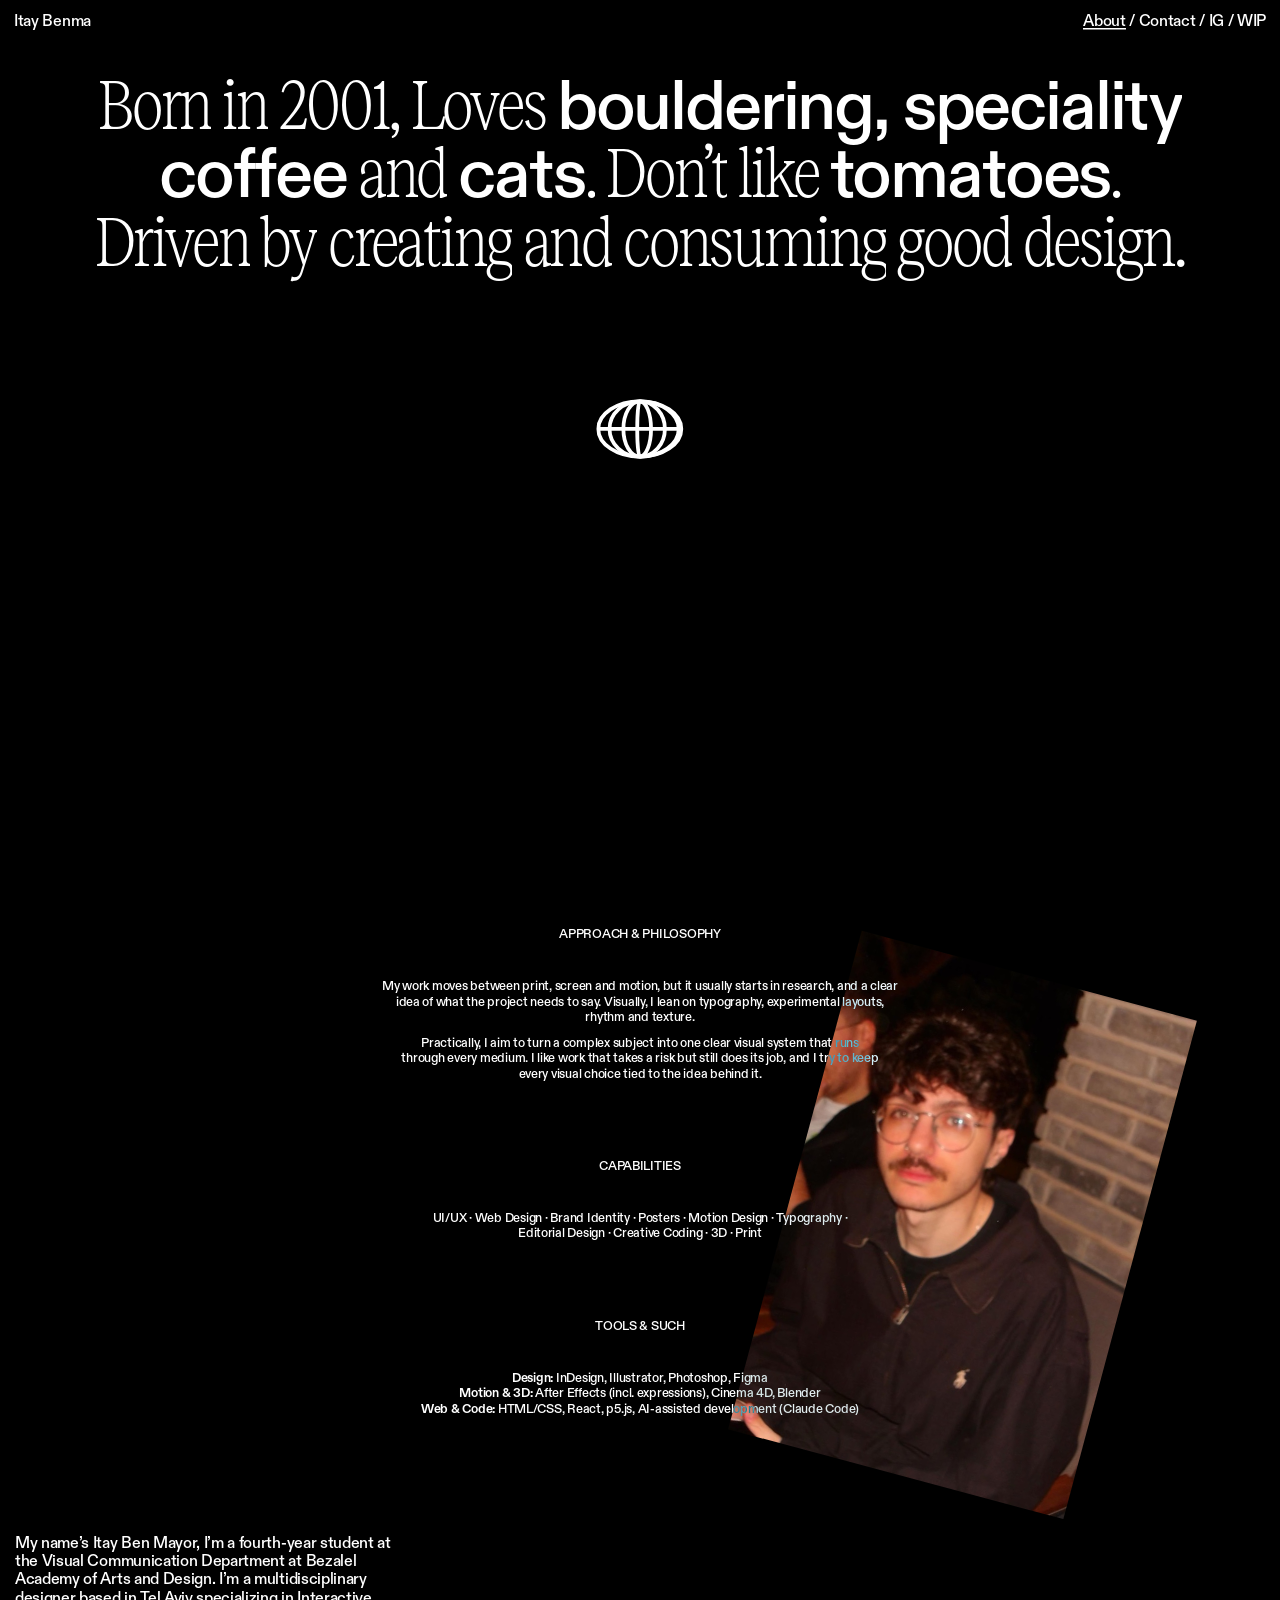
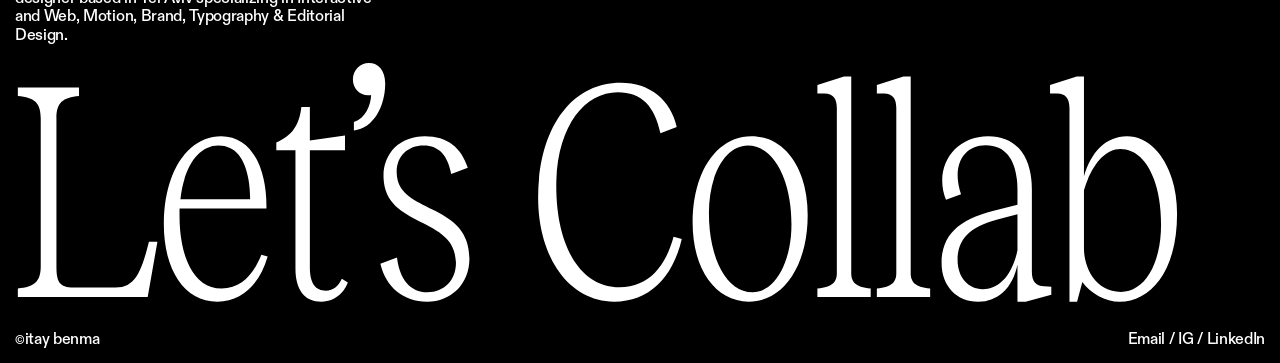
<file: about.html>
<!DOCTYPE html>
<html lang="en">
<head>
  <meta charset="UTF-8">
  <meta name="viewport" content="width=device-width, initial-scale=1">
  <title>Itay Benma — About</title>
  <link rel="icon" href="favicon.svg?v=7" type="image/svg+xml">
  <link rel="stylesheet" href="styles.css?v=193">
  <!-- The fonts load right away, so a new page shows up already in its own type -->
  <link rel="preload" href="fonts/ABCDiatype-Medium-Trial.woff" as="font" type="font/woff" crossorigin>
  <link rel="preload" href="fonts/RecklessCondensedS-TRIAL-Light.woff" as="font" type="font/woff" crossorigin>
  <!-- Chrome: prepares a page in the background as soon as its link is pointed at or touched, so it opens instantly -->
  <script type="speculationrules">{ "prerender": [{ "where": { "href_matches": "/*" }, "eagerness": "moderate" }] }</script>
  <!-- The opening, like the home page's (about.js, styles.css "Intro"): the text rises in word by word,
       then the rest writes itself in, and "And most importantly I am..." gives way to the strip.
       All of it plays the first time this page is reached in a visit to the site, also from a link on the site;
       coming back to it in the same visit (the tab remembers it until it's closed), the page is already
       as it ends, like the home page (.is-returning). A new visit, or a reload of any page, plays it again.
       A page Chrome prepares in the background (when its link is pointed at) decides once it's shown. -->
  <script>
    function aboutIntro() {
      if (matchMedia("(prefers-reduced-motion: reduce)").matches) return;
      try {
        // A reload starts a new visit, like on the home page (script.js forgets it on the other pages' reloads)
        const isReload = performance.getEntriesByType("navigation")[0]?.type === "reload";
        if (sessionStorage.getItem("about-seen") && !isReload) return document.documentElement.classList.add("is-returning");
        sessionStorage.setItem("about-seen", "1");
      } catch (error) {} // storage blocked: just play it
      document.documentElement.classList.add("intro");
    }
    if (document.prerendering) document.addEventListener("prerenderingchange", aboutIntro, { once: true });
    else aboutIntro();
  </script>
  <!-- "?v=": raise the number after changing a script or styles.css, so browsers drop their old saved copy -->
  <script src="script.js?v=82" defer></script>
  <script src="about.js?v=33" defer></script>
</head>
<body>
  <header class="top-bar">
    <a class="top-bar__name roll" href="index.html" aria-label="Itay Benma, home"><span class="roll__from">Itay Benma</span><span class="roll__to link-line" aria-hidden="true">Home</span></a>
    <nav class="top-bar__links">
      <a class="link-line is-current" href="about.html" aria-current="page">About</a> /
      <!-- Kept together: on phones they share one line in the stacked menu -->
      <span class="top-bar__pair"><a class="link-line" href="#contact">Contact</a> / <a class="link-line" href="https://www.instagram.com/itay_benma/" target="_blank" rel="noopener"><span class="top-bar__ig">IG</span><span class="top-bar__instagram">Instagram</span></a></span><span class="top-bar__wip"> / <a class="link-line" href="wip.html">WIP</a></span><!-- computers only -->
    </nav>
  </header>

  <main>
    <!-- Placed like the Figma frame "about" (1440px wide) -->
    <section class="about-story">
      <p class="about-story__text">Born in 2001, Loves <b>bouldering, speciality coffee</b> and <b>cats</b><span class="about-story__dot">.</span> Don’t like <b>tomatoes</b><span class="about-story__dot">.</span> Driven by creating and consuming good design.</p>
      <!-- Phones: the text as set in the Figma phone frame ("About paragraph (phone)" in 666:249), one line per row,
           like the home page's phone headline: the full lines run edge to edge, the short ones are centered.
           The text above stays for screen readers; about.js gives each word (.w) its window in the opening -->
      <div class="about-story__phone" aria-hidden="true">
        <span class="about-story__line"><span class="w">Born</span><span class="w">in</span><span class="w">2001,</span><span class="w">Loves</span></span>
        <span class="about-story__line is-center"><b class="w">bouldering,</b></span>
        <span class="about-story__line"><b class="w">speciality</b><b class="w">coffee</b></span>
        <span class="about-story__line"><span class="w">and</span><span class="w"><b>cats</b><span class="about-story__dot">.</span></span><span class="w">Don’t</span><span class="w">like</span></span>
        <span class="about-story__line is-center"><span class="w"><b>tomatoes</b><span class="about-story__dot">.</span></span></span>
        <span class="about-story__line"><span class="w">Driven</span><span class="w">by</span><span class="w">creating</span></span>
        <span class="about-story__line"><span class="w">and</span><span class="w">consuming</span><span class="w">good</span></span>
        <span class="about-story__line is-center"><span class="w">design.</span></span>
      </div>

      <!-- The globe turns like the reference: its meridians slide sideways at one speed (script.js) -->
      <svg class="about-story__globe" viewBox="-3 -3 115.5 79" aria-hidden="true" fill="none" stroke="white" stroke-width="5">
        <ellipse cx="54.75" cy="36.5" rx="54.75" ry="36.5"/>
        <line x1="0" y1="36.5" x2="109.5" y2="36.5"/>
        <g class="about-story__meridians globe__meridians">
          <path/><path/><path/><path/><path/><path/>
        </g>
      </svg>

      <!-- Rises word by word once it scrolls into view (about.js) -->
      <h2 class="about-story__rise">And most importantly I am...</h2>

      <!-- A strip running across the screen; two identical halves, so moving by half loops with no jump -->
      <div class="about-story__strip" aria-label="Open to work">
        <p class="about-story__track" aria-hidden="true"><span><i>Open to work</i>  — <b>Open to work</b> — </span><span><i>Open to work</i>  — <b>Open to work</b> — </span><span><i>Open to work</i>  — <b>Open to work</b> — </span><span><i>Open to work</i>  — <b>Open to work</b> — </span></p>
      </div>

      <!-- Tilted, under the text beside it (Figma 683:627) -->
      <img class="about-story__photo" src="IMG/about/itay.jpg" alt="Itay Ben Mayor" loading="lazy" decoding="async">

      <!-- Under the strip: approach, capabilities and tools (Figma "about" 534:2) -->
      <div class="about-story__more">
        <h2 class="about-story__label">APPROACH &amp; PHILOSOPHY</h2>
        <p class="about-story__para about-story__para--1">My work moves between print, screen and motion, but it usually starts in research, and a clear idea of what the project needs to say. Visually, I lean on typography, experimental layouts, rhythm and texture.</p>
        <p class="about-story__para about-story__para--2">Practically, I aim to turn a complex subject into one clear visual system that runs through every medium. I like work that takes a risk but still does its job, and I try to keep every visual choice tied to the idea behind it.</p>
        <h2 class="about-story__label">CAPABILITIES</h2>
        <p class="about-story__para about-story__para--3">UI/UX · Web Design · Brand Identity · Posters · Motion Design · Typography · Editorial Design · Creative Coding · 3D · Print</p>
        <h2 class="about-story__label">TOOLS &amp; SUCH</h2>
        <p class="about-story__para about-story__para--3"><strong>Design:</strong> InDesign, Illustrator, Photoshop, Figma<br><strong>Motion &amp; 3D:</strong> After Effects (incl. expressions), Cinema 4D, Blender<br><strong>Web &amp; Code:</strong> HTML/CSS, React, p5.js, AI-assisted development (Claude Code)</p>
      </div>

    </section>
  </main>

  <footer class="footer" id="contact">
    <p class="footer__bio">My name’s Itay Ben Mayor, I’m a fourth-year student at the Visual Communication Department at Bezalel Academy of Arts and Design. I’m a multidisciplinary designer based in Tel Aviv specializing in Interactive and Web, Motion, Brand, Typography &amp; Editorial Design.</p>

    <!-- Hovering a link under it rolls "Let's Collab" into that link's word, like the name into "Works" (script.js) -->
    <p class="footer__collab" aria-label="Let’s Collab"><span class="footer__word" aria-hidden="true">Let’s Collab</span></p>

    <!-- Bottom row: copyright, contact links -->
    <div class="footer__bottom">
      <p><a class="link-line" href="index.html" data-collab="Home"><span class="footer__copyright">©</span>itay benma</a></p>
      <nav class="footer__links">
        <a class="link-line" href="mailto:itaybnmr@gmail.com" data-collab="Email">Email</a> /
        <a class="link-line" href="https://www.instagram.com/itay_benma/" target="_blank" rel="noopener" data-collab="Instagram">IG</a> /
        <a class="link-line" href="https://www.linkedin.com/in/itay-ben-mayor-765231284/" target="_blank" rel="noopener" data-collab="LinkedIn">LinkedIn</a>
      </nav>
    </div>
  </footer>
</body>
</html>
</file>
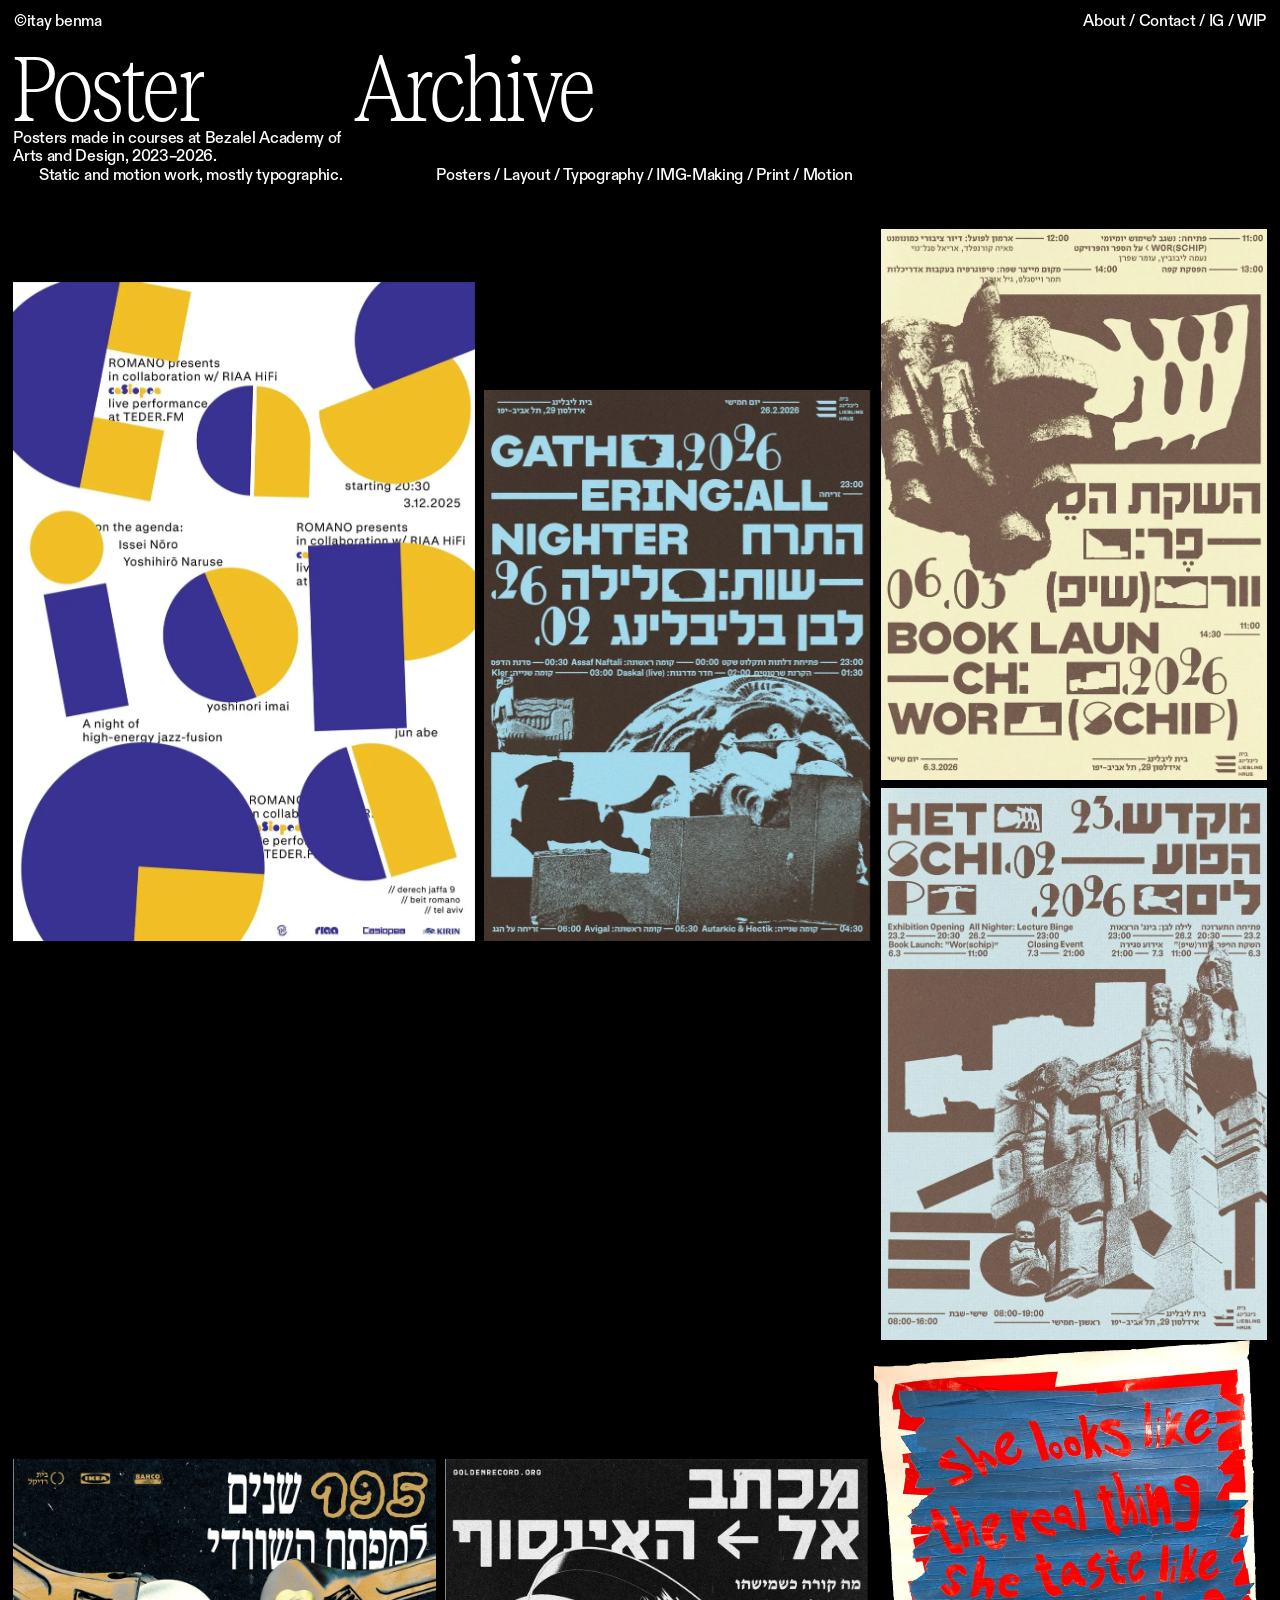
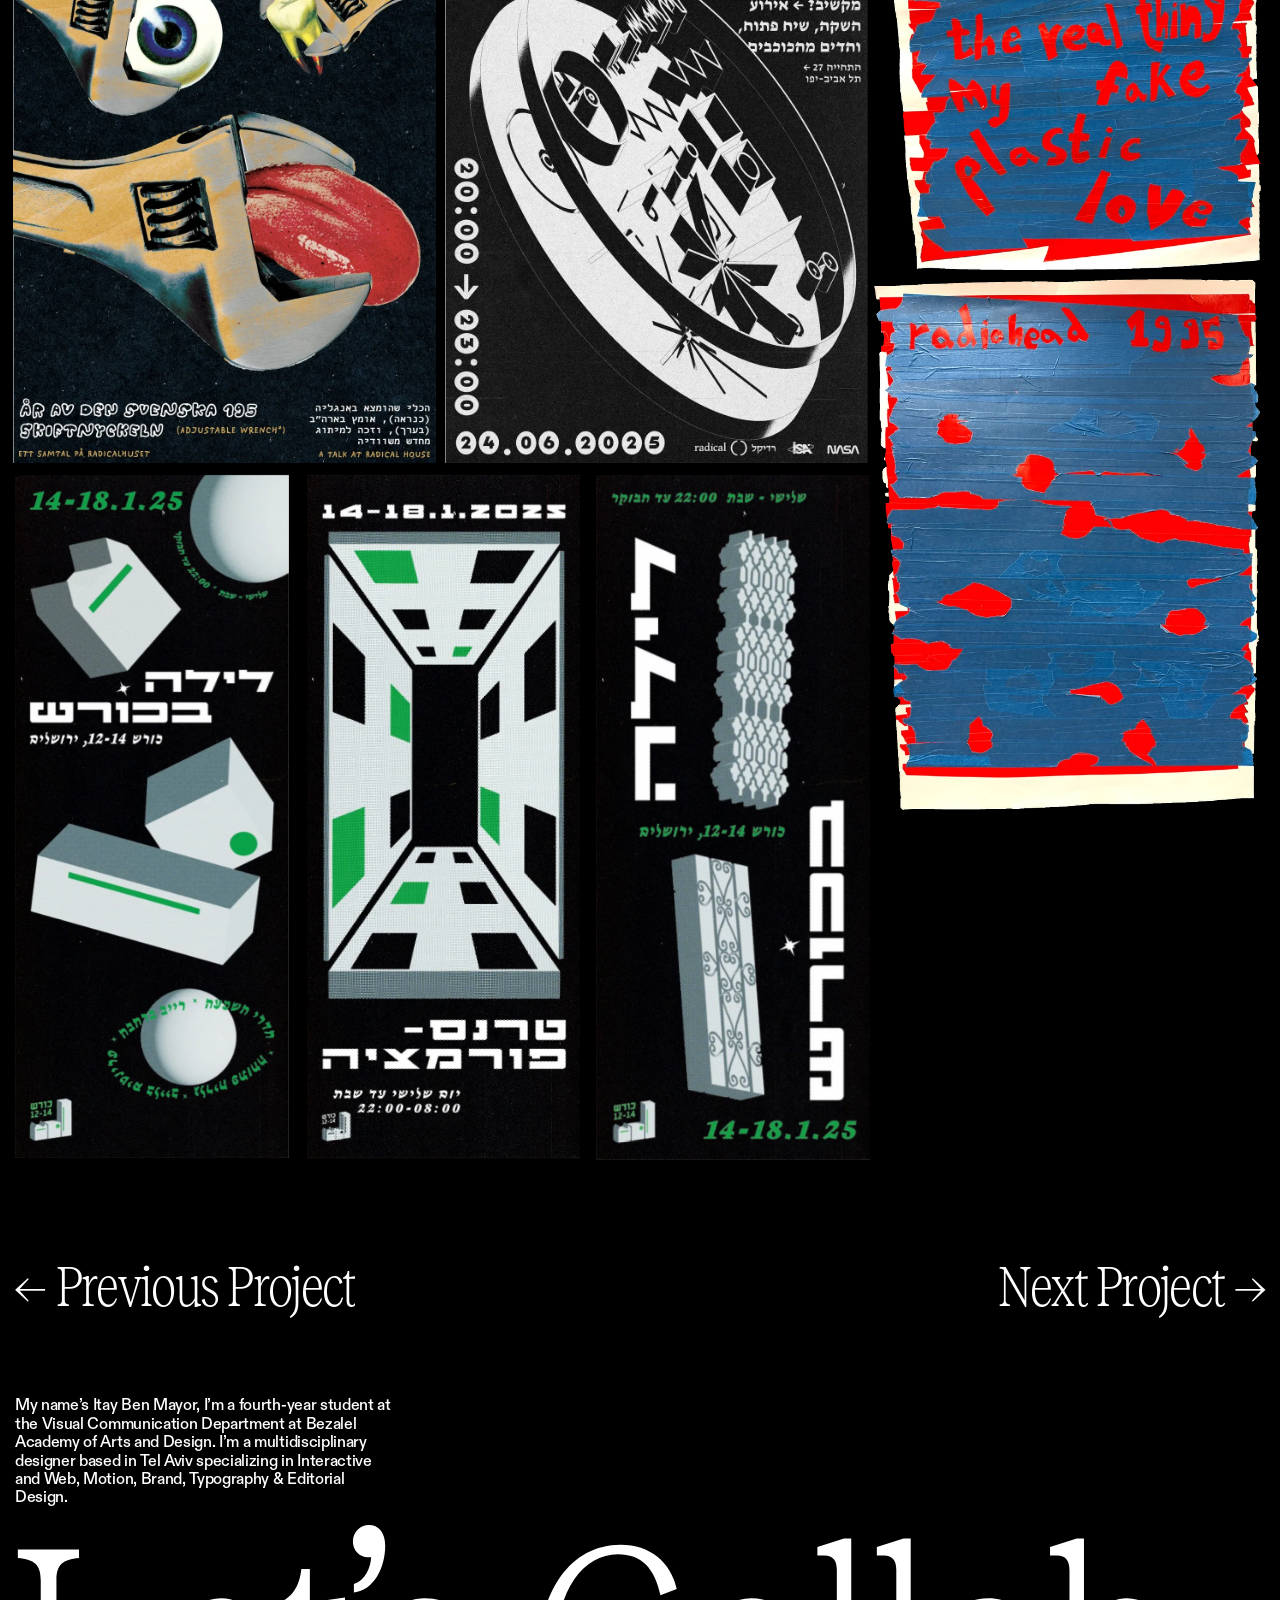
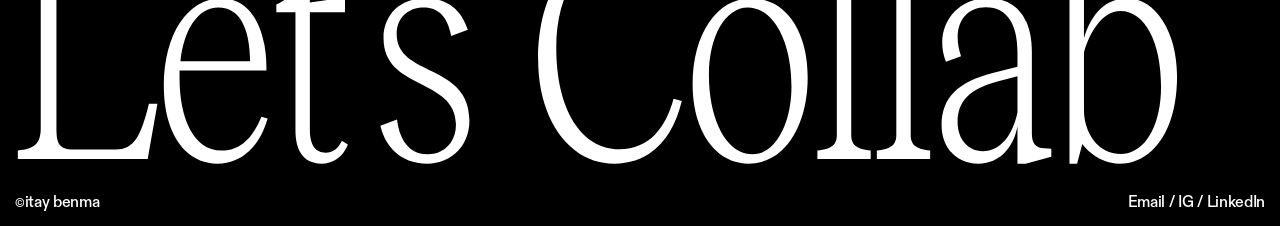
<file: posters.html>
<!DOCTYPE html>
<html lang="en">
<head>
  <meta charset="UTF-8">
  <meta name="viewport" content="width=device-width, initial-scale=1">
  <title>Itay Benma — Poster Archive</title>
  <link rel="icon" href="favicon.svg?v=7" type="image/svg+xml">
  <link rel="stylesheet" href="styles.css?v=193">
  <!-- The fonts load right away, so a new page shows up already in its own type -->
  <link rel="preload" href="fonts/ABCDiatype-Medium-Trial.woff" as="font" type="font/woff" crossorigin>
  <link rel="preload" href="fonts/RecklessCondensedS-TRIAL-Light.woff" as="font" type="font/woff" crossorigin>
  <!-- Chrome: prepares a page in the background as soon as its link is pointed at or touched, so it opens instantly -->
  <script type="speculationrules">{ "prerender": [{ "where": { "href_matches": "/*" }, "eagerness": "moderate" }] }</script>
  <!-- Every time this page opens (from the works, from Previous / Next, or Back), its top strip (title, description,
       course, tags) rises in word by word like the home page’s opening (reach.js, styles.css "Title intro").
       reach.js starts it over at the moment the page is shown, however it got there -->
  <script>
    if (!matchMedia("(prefers-reduced-motion: reduce)").matches) document.documentElement.classList.add("title-intro");
  </script>
  <!-- "?v=": raise the number after changing a script or styles.css, so browsers drop their old saved copy -->
  <script src="script.js?v=82" defer></script>
  <script src="reach.js?v=30" defer></script>
</head>
<body class="project-page">
  <!-- Top bar: here only the links show, like in Figma (the project's title takes the top left) -->
  <header class="top-bar">
    <a class="top-bar__name roll" href="index.html" aria-label="Itay Benma, home"><span class="roll__from">©itay benma</span><span class="roll__to link-line" aria-hidden="true">Home</span></a>
    <nav class="top-bar__links">
      <a class="link-line" href="about.html">About</a> /
      <!-- Kept together: on phones they share one line in the stacked menu -->
      <span class="top-bar__pair"><a class="link-line" href="#contact">Contact</a> / <a class="link-line" href="https://www.instagram.com/itay_benma/" target="_blank" rel="noopener"><span class="top-bar__ig">IG</span><span class="top-bar__instagram">Instagram</span></a></span><span class="top-bar__wip"> / <a class="link-line" href="wip.html">WIP</a></span><!-- computers only -->
    </nav>
  </header>

  <!-- Positions follow the 1440px-wide Figma frame ("עמוד פריט פוסטרים", 525:236).
       It's built on the Reach page: the same title, sticky texts and sliding subtitle (reach.js);
       what sits elsewhere is set under .project--posters (no texts below the top, no subtitle). data-phone: the line as the phone frame spaces it -->
  <main class="project project--posters">
    <h1 class="project__title project__big" data-phone="Poster     Archive"><span>Poster</span>          <span>Archive</span></h1>

    <div class="project__track project__track--about">
      <p class="project__about">Posters made in courses at Bezalel Academy of Arts and Design, 2023–2026.
       Static and motion work, mostly typographic.</p>
    </div>
    <p class="project__tags">Posters / Layout / Typography / IMG-Making / Print / Motion</p>

    <!-- The posters, as laid out in Figma: still ones as images, moving ones as videos -->
    <img class="project__media project__media--casiopea" src="IMG/Posters/web/page/casiopea.webp" width="989" height="1412" alt="Casiopea poster">
    <img class="project__media project__media--all-nighter" src="IMG/Posters/web/page/amsterdam-all-nighter.webp" width="780" height="1114" alt="Gathering: All Nighter poster" loading="lazy">
    <img class="project__media project__media--book-launch" src="IMG/Posters/web/page/amsterdam-book-launch.webp" width="781" height="1116" alt="Book Launch: Worschip poster" loading="lazy">
    <img class="project__media project__media--exhibition" src="IMG/Posters/web/page/amsterdam-exhibition.webp" width="781" height="1116" alt="Het Schip exhibition poster" loading="lazy">
    <video class="project__media project__media--medusa" src="IMG/Posters/web/page/medusa.mp4" width="1080" height="1920" muted loop playsinline preload="none" data-play aria-hidden="true"></video>
    <video class="project__media project__media--malaria" width="1080" height="1920" muted loop playsinline preload="none" data-play aria-hidden="true"><source src="IMG/Posters/web/page/malaria-phone.mp4" media="(max-width: 700px)"><source src="IMG/Posters/web/page/malaria.mp4"></video>
    <img class="project__media project__media--photo-1" src="IMG/Posters/web/page/photo-9834.webp" width="692" height="922" alt="A poster, photographed" loading="lazy">
    <img class="project__media project__media--photo-2" src="IMG/Posters/web/page/photo-9833.webp" width="692" height="922" alt="A poster, photographed" loading="lazy">
    <video class="project__media project__media--bat" width="1080" height="1920" muted loop playsinline preload="none" data-play aria-hidden="true"><source src="IMG/Posters/web/page/bat-phone.mp4" media="(max-width: 700px)"><source src="IMG/Posters/web/page/bat.mp4"></video>
    <img class="project__media project__media--wrench" src="IMG/Posters/web/page/swedish-wrench.webp" width="988" height="1412" alt="Swedish Wrench poster" loading="lazy">
    <!-- Swedish Wrench's stamps (its submission), in the space under Mosquito, with perforated edges -->
    <img class="project__media project__media--stamp project__media--stamp-eye" src="IMG/Posters/web/page/stamps/eye.webp" width="340" height="457" alt="Swedish Wrench stamp: the eye" loading="lazy">
    <img class="project__media project__media--stamp project__media--stamp-tooth" src="IMG/Posters/web/page/stamps/tooth.webp" width="340" height="457" alt="Swedish Wrench stamp: the tooth" loading="lazy">
    <img class="project__media project__media--stamp project__media--stamp-tongue" src="IMG/Posters/web/page/stamps/tongue.webp" width="340" height="457" alt="Swedish Wrench stamp: the tongue" loading="lazy">
    <img class="project__media project__media--infinity" src="IMG/Posters/web/page/letter-to-infinity.webp" width="988" height="1412" alt="Letter to Infinity poster" loading="lazy">
    <video class="project__media project__media--strangest" width="1080" height="1920" muted loop playsinline preload="none" data-play aria-hidden="true"><source src="IMG/Posters/web/page/strangest-day-phone.mp4" media="(max-width: 700px)"><source src="IMG/Posters/web/page/strangest-day.mp4"></video>
    <img class="project__media project__media--night" src="IMG/Posters/web/page/night-in-the-course.webp" width="626" height="1564" alt="A Night in the Course poster" loading="lazy">
    <img class="project__media project__media--transformation" src="IMG/Posters/web/page/transformation.webp" width="626" height="1566" alt="Transformation poster" loading="lazy">
    <img class="project__media project__media--event" src="IMG/Posters/web/page/event-2.webp" width="626" height="1566" alt="A Night in the Course poster, second version" loading="lazy">

    <!-- On hover it rolls into the next project's name, like the name into "Works". After the last project, back to the first -->
    <a class="project__prev roll" href="haven.html" aria-label="Previous project: HAVEN"><span class="roll__from project__prev-long">← Previous Project</span><span class="roll__from project__prev-short">← Prev Project</span><span class="roll__to" aria-hidden="true">HAVEN</span></a>
    <a class="project__next roll" href="reach.html" aria-label="Next project: Reach"><span class="roll__from">Next Project →</span><span class="roll__to" aria-hidden="true">Reach</span></a>
  </main>


  <footer class="footer" id="contact">
    <p class="footer__bio">My name’s Itay Ben Mayor, I’m a fourth-year student at the Visual Communication Department at Bezalel Academy of Arts and Design. I’m a multidisciplinary designer based in Tel Aviv specializing in Interactive and Web, Motion, Brand, Typography &amp; Editorial Design.</p>

    <!-- Hovering a link under it rolls "Let's Collab" into that link's word, like the name into "Works" (script.js) -->
    <p class="footer__collab" aria-label="Let’s Collab"><span class="footer__word" aria-hidden="true">Let’s Collab</span></p>

    <!-- Bottom row: copyright, contact links -->
    <div class="footer__bottom">
      <p><a class="link-line" href="index.html" data-collab="Home"><span class="footer__copyright">©</span>itay benma</a></p>
      <nav class="footer__links">
        <a class="link-line" href="mailto:itaybnmr@gmail.com" data-collab="Email">Email</a> /
        <a class="link-line" href="https://www.instagram.com/itay_benma/" target="_blank" rel="noopener" data-collab="Instagram">IG</a> /
        <a class="link-line" href="https://www.linkedin.com/in/itay-ben-mayor-765231284/" target="_blank" rel="noopener" data-collab="LinkedIn">LinkedIn</a>
      </nav>
    </div>
  </footer>
</body>
</html>
</file>
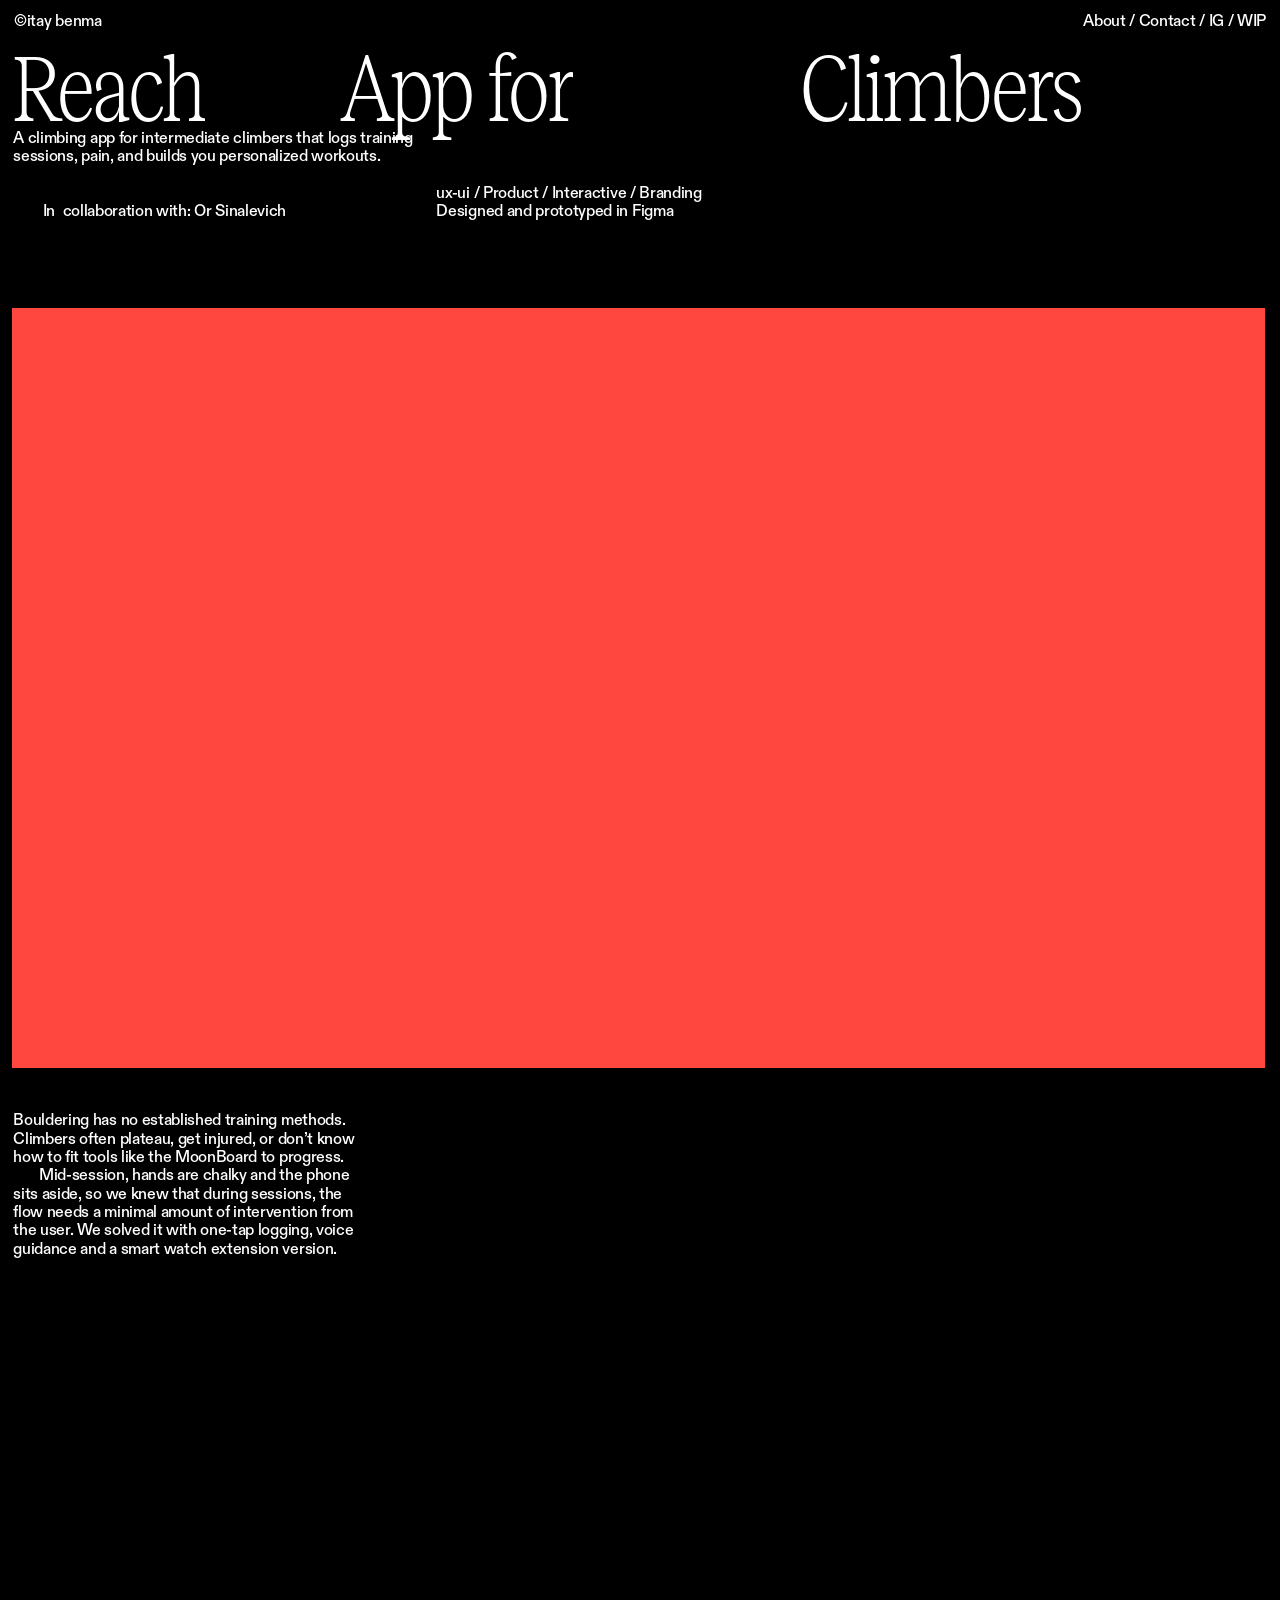
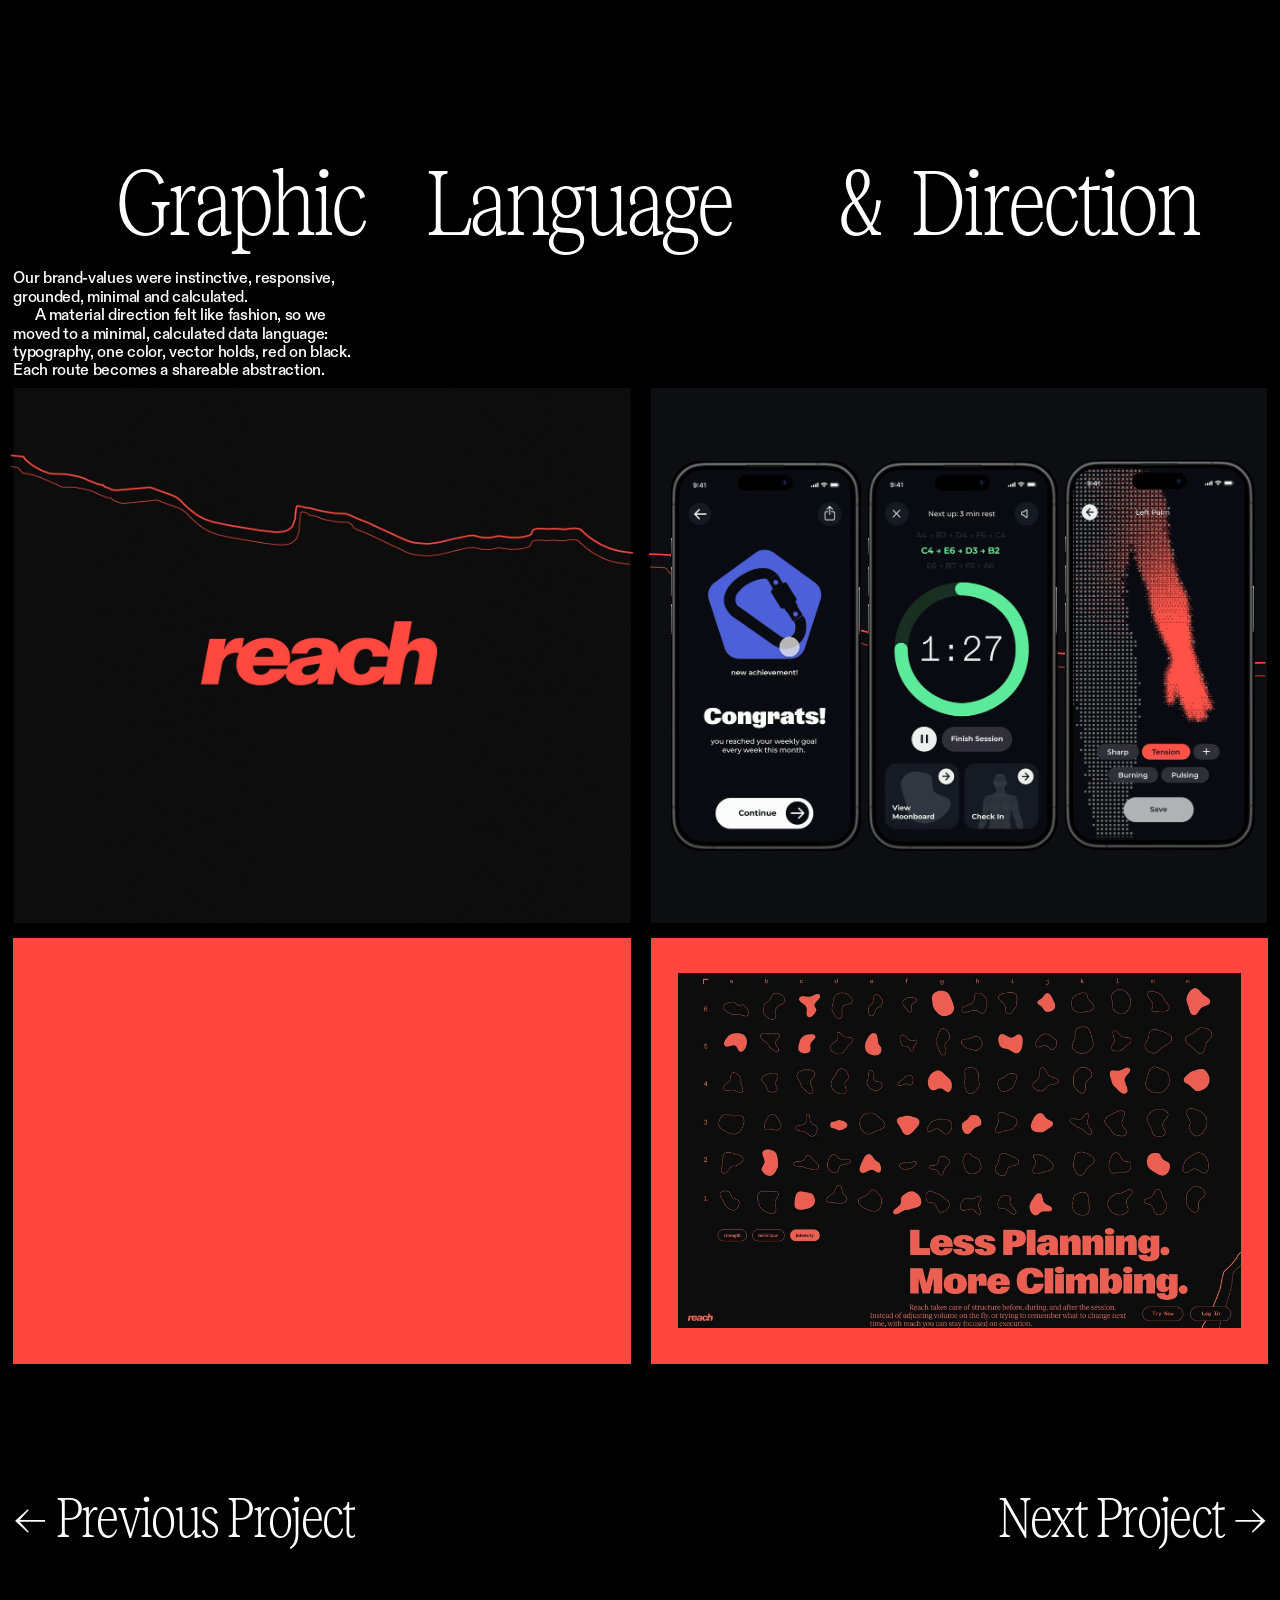
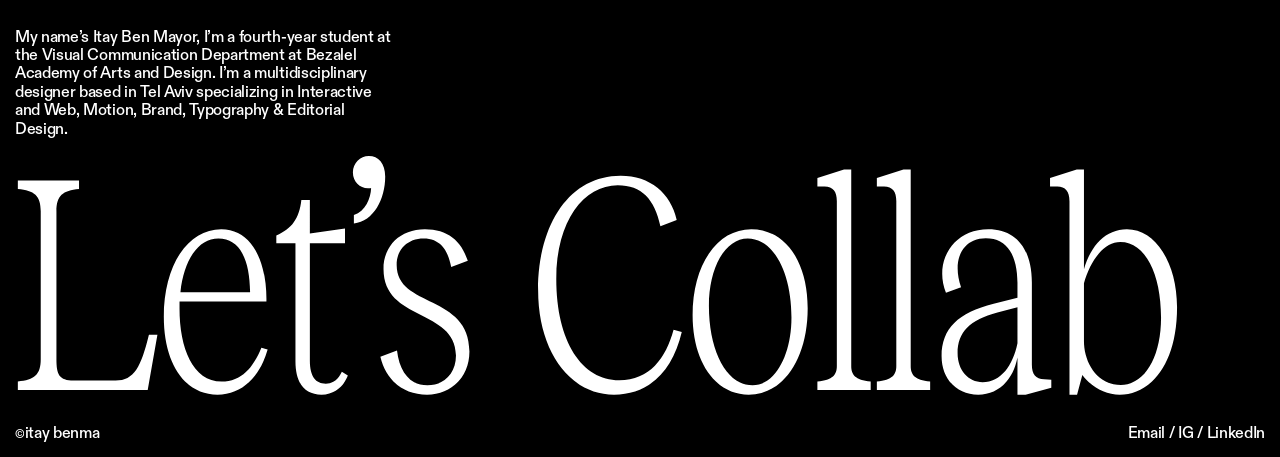
<file: reach.html>
<!DOCTYPE html>
<html lang="en">
<head>
  <meta charset="UTF-8">
  <meta name="viewport" content="width=device-width, initial-scale=1">
  <title>Itay Benma — Reach</title>
  <link rel="icon" href="favicon.svg?v=7" type="image/svg+xml">
  <link rel="stylesheet" href="styles.css?v=193">
  <!-- The fonts load right away, so a new page shows up already in its own type -->
  <link rel="preload" href="fonts/ABCDiatype-Medium-Trial.woff" as="font" type="font/woff" crossorigin>
  <link rel="preload" href="fonts/RecklessCondensedS-TRIAL-Light.woff" as="font" type="font/woff" crossorigin>
  <!-- Chrome: prepares a page in the background as soon as its link is pointed at or touched, so it opens instantly -->
  <script type="speculationrules">{ "prerender": [{ "where": { "href_matches": "/*" }, "eagerness": "moderate" }] }</script>
  <!-- Every time this page opens (from the works, from Previous / Next, or Back), its top strip (title, description,
       course, tags) rises in word by word like the home page’s opening (reach.js, styles.css "Title intro").
       reach.js starts it over at the moment the page is shown, however it got there -->
  <script>
    if (!matchMedia("(prefers-reduced-motion: reduce)").matches) document.documentElement.classList.add("title-intro");
  </script>
  <!-- "?v=": raise the number after changing a script or styles.css, so browsers drop their old saved copy -->
  <script src="script.js?v=82" defer></script>
  <script src="reach.js?v=30" defer></script>
</head>
<body class="project-page">
  <!-- Top bar: here only the links show, like in Figma (the project's title takes the top left) -->
  <header class="top-bar">
    <a class="top-bar__name roll" href="index.html" aria-label="Itay Benma, home"><span class="roll__from">©itay benma</span><span class="roll__to link-line" aria-hidden="true">Home</span></a>
    <nav class="top-bar__links">
      <a class="link-line" href="about.html">About</a> /
      <!-- Kept together: on phones they share one line in the stacked menu -->
      <span class="top-bar__pair"><a class="link-line" href="#contact">Contact</a> / <a class="link-line" href="https://www.instagram.com/itay_benma/" target="_blank" rel="noopener"><span class="top-bar__ig">IG</span><span class="top-bar__instagram">Instagram</span></a></span><span class="top-bar__wip"> / <a class="link-line" href="wip.html">WIP</a></span><!-- computers only -->
    </nav>
  </header>

  <!-- Positions follow the 1440px-wide Figma frame ("עמוד פריט") -->
  <main class="project project--reach">
    <!-- The spaces spread the words across the page, like in Figma.
         Scrolling down, each word shrinks in its own spot into a small title at the top (reach.js) -->
    <!-- data-phone: the line as the phone frame spaces it (reach.js puts it in on phones) -->
    <h1 class="project__title project__big" data-phone="Reach     App for          Climbers"><span>Reach</span>         <span>App for</span>               <span>Climbers</span></h1>

    <!-- The description stays in view under the title; the course and collaboration under it
         slide up under it and are cut off (reach.js). The track is how far the description sticks. -->
    <div class="project__track project__track--about">
      <p class="project__about">A climbing app for intermediate climbers that logs training sessions, pain, and builds you personalized workouts. </p>
      <p class="project__course">       Course: Startup! Intro to ux/ui and Product Design, Third-year  (2026)  Mentor(s): Ben Lev, Ofir Gurevich<span class="project__phone-only">, In collaboration with: Or Sinalevich</span></p>
      <p class="project__collab">        In  collaboration with: Or Sinalevich</p>
    </div>
    <p class="project__tags">ux-ui / Product / Interactive / Branding<br>Designed and prototyped in Figma</p>

    <!-- The landing page on a red board -->
    <div class="project__board project__board--site"></div>
    <video class="project__site" width="1920" height="1204" muted loop playsinline preload="none" data-play aria-hidden="true"><source src="IMG/Reach/web/site-sequence-phone.mp4" media="(max-width: 700px)"><source src="IMG/Reach/web/site-sequence.mp4"></video>

    <!-- The research, next to two phones running the app. Each text sticks under the one before it. -->
    <div class="project__track project__track--research">
      <div class="project__text project__text--research">
        <p>Bouldering has no established training methods. Climbers often plateau, get injured, or don’t know how to fit tools like the MoonBoard to progress. </p>
        <p>       Mid-session, hands are chalky and the phone sits aside, so we knew that during sessions, the flow needs a minimal amount of intervention from the user. We solved it with one-tap logging, voice guidance and a smart watch extension version. </p>
        <!-- Only in the phone frame -->
        <p class="project__phone-only"> </p>
        <p class="project__phone-only">Our goal was to make Reach feel like a personal trainer who understands and feels the users.</p>
      </div>
    </div>
    <video class="project__app project__app--before" src="IMG/Reach/web/reach-before.mp4" width="844" height="1738" muted loop playsinline preload="none" data-play aria-hidden="true"></video>
    <video class="project__app project__app--after" src="IMG/Reach/web/reach-after.mp4" width="844" height="1738" muted loop playsinline preload="none" data-play aria-hidden="true"></video>

    <!-- Scrolling past it, its letters slide right one by one until the words close up against the right edge (reach.js) -->
    <h2 class="project__subtitle project__big" data-phone="Graphic Language &amp; Direction">          Graphic    Language       &amp;  Direction        </h2>
    <div class="project__track project__track--graphic">
      <div class="project__text project__text--graphic">
        <p>Our brand-values were instinctive, responsive, grounded, minimal and calculated. </p>
        <p>      A material direction felt like fashion, so we moved to a minimal, calculated data language: typography, one color, vector holds, red on black.</p>
        <p><span class="project__phone-only">      </span>Each route becomes a shareable abstraction.</p>
      </div>
    </div>

    <!-- The logo on dark with its route lines (one drawing: logo-board.svg, rendered once into a WebP with its noise,
         since iPhone Safari computing the SVG's noise filter on the spot crashed the page), and three app screens on dark with two more lines -->
    <img class="project__logo-board" src="IMG/Reach/page/logo-board.webp" width="715.909" height="601" alt="reach" loading="lazy">
    <div class="project__board project__board--dark"></div>
    <span class="project__route project__route--1"><span><img src="IMG/Reach/page/route-dark-1.svg" width="703.784" height="58.4406" alt="" loading="lazy"></span></span>
    <span class="project__route project__route--2"><span><img src="IMG/Reach/page/route-dark-2.svg" width="704.325" height="58.8756" alt="" loading="lazy"></span></span>
    <!-- On a phone the three become a strip to swipe through; on a computer the wrapper isn't there (display: contents).
         srcset: phones get them 420px wide (they show at 114), not the full 844, to keep the page light enough for iPhone Safari -->
    <div class="project__strip">
      <img class="project__phone project__phone--congrats" src="IMG/Reach/mood/reach-phone-congrats.webp" srcset="IMG/Reach/mood/reach-phone-congrats-420.webp 420w, IMG/Reach/mood/reach-phone-congrats.webp 844w" sizes="(max-width: 700px) 29vw, 15vw" width="844" height="1738" alt="" loading="lazy">
      <img class="project__phone project__phone--timer" src="IMG/Reach/mood/reach-phone-timer.webp" srcset="IMG/Reach/mood/reach-phone-timer-420.webp 420w, IMG/Reach/mood/reach-phone-timer.webp 844w" sizes="(max-width: 700px) 29vw, 15vw" width="844" height="1738" alt="" loading="lazy">
      <img class="project__phone project__phone--arm" src="IMG/Reach/mood/reach-phone-arm-pain.webp" srcset="IMG/Reach/mood/reach-phone-arm-pain-420.webp 420w, IMG/Reach/mood/reach-phone-arm-pain.webp 844w" sizes="(max-width: 700px) 29vw, 15vw" width="844" height="1738" alt="" loading="lazy">
    </div>

    <!-- Two red boards: the landing page's still screen, and its holds section -->
    <div class="project__board project__board--still"></div>
    <video class="project__still" src="IMG/Reach/web/still-page.mp4" width="1920" height="1242" muted loop playsinline preload="none" data-play aria-hidden="true"></video>
    <div class="project__board project__board--holds"></div>
    <img class="project__holds" src="IMG/Reach/page/holds-page.webp" srcset="IMG/Reach/page/holds-page-1000.webp 1000w, IMG/Reach/page/holds-page.webp 2400w" sizes="(max-width: 700px) 81vw, 44vw" width="2400" height="1511" alt="The landing page's section: Less Planning. More Climbing." loading="lazy">

    <!-- Phones: "← Prev Project" on the left, like the phone frame; the one before Reach is the last, Poster Archive -->
    <a class="project__prev roll" href="posters.html" aria-label="Previous project: Poster Archive"><span class="roll__from project__prev-long">← Previous Project</span><span class="roll__from project__prev-short">← Prev Project</span><span class="roll__to" aria-hidden="true">Poster Archive</span></a>

    <!-- On hover it rolls into the next project's name, like the name into "Works" -->
    <a class="project__next roll" href="israel-museum.html" aria-label="Next project: Israel Museum Index"><span class="roll__from">Next Project →</span><span class="roll__to" aria-hidden="true">Israel Museum Index</span></a>
  </main>

  <footer class="footer" id="contact">
    <p class="footer__bio">My name’s Itay Ben Mayor, I’m a fourth-year student at the Visual Communication Department at Bezalel Academy of Arts and Design. I’m a multidisciplinary designer based in Tel Aviv specializing in Interactive and Web, Motion, Brand, Typography &amp; Editorial Design.</p>

    <!-- Hovering a link under it rolls "Let's Collab" into that link's word, like the name into "Works" (script.js) -->
    <p class="footer__collab" aria-label="Let’s Collab"><span class="footer__word" aria-hidden="true">Let’s Collab</span></p>

    <!-- Bottom row: copyright, contact links -->
    <div class="footer__bottom">
      <p><a class="link-line" href="index.html" data-collab="Home"><span class="footer__copyright">©</span>itay benma</a></p>
      <nav class="footer__links">
        <a class="link-line" href="mailto:itaybnmr@gmail.com" data-collab="Email">Email</a> /
        <a class="link-line" href="https://www.instagram.com/itay_benma/" target="_blank" rel="noopener" data-collab="Instagram">IG</a> /
        <a class="link-line" href="https://www.linkedin.com/in/itay-ben-mayor-765231284/" target="_blank" rel="noopener" data-collab="LinkedIn">LinkedIn</a>
      </nav>
    </div>
  </footer>
</body>
</html>
</file>
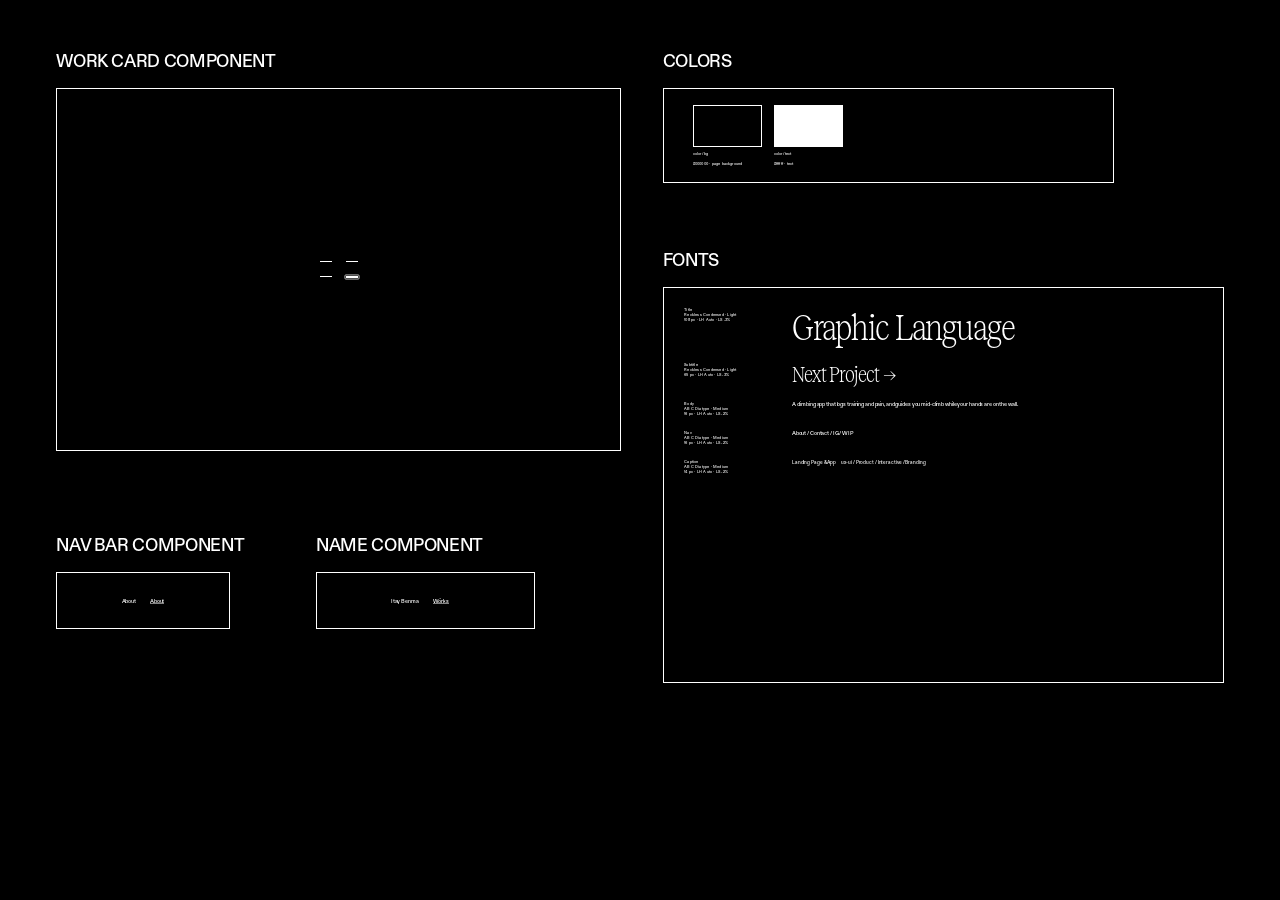
<file: styleguide.html>
<!DOCTYPE html>
<html lang="en">
<head>
  <meta charset="UTF-8">
  <meta name="viewport" content="width=device-width, initial-scale=1">
  <title>Itay Benma — Styleguide</title>
  <link rel="icon" href="favicon.svg?v=7" type="image/svg+xml">
  <link rel="stylesheet" href="styles.css?v=55">
  <link rel="preload" href="fonts/ABCDiatype-Medium-Trial.otf" as="font" type="font/otf" crossorigin>
  <link rel="preload" href="fonts/RecklessCondensedS-TRIAL-Light.otf" as="font" type="font/otf" crossorigin>
  <script src="script.js?v=32" defer></script>
  <!-- The Figma board "COMP AND STYLES" (node 481:2), as it is there: the same five frames in the same places,
       with the same content. Colors and type come from styles.css's variables; the components are the site's own.
       Like the site's pages, the board's places are Figma's px times --x (here 1, so the board is at Figma's size). -->
  <style>
    .board {
      --x: 1px;
      position: relative;
      margin-inline: auto; /* centered when the screen is wider than the board */
      width: calc(3666 * var(--x));
      height: calc(2097 * var(--x));
      background: var(--color-bg);
      color: var(--color-text);
    }

    .board > * {
      position: absolute;
    }

    /* The names of the frames */
    .board__heading {
      font-family: var(--nav-font-family);
      font-size: calc(50 * var(--x));
      font-weight: var(--nav-font-weight);
      line-height: var(--nav-line-height);
      letter-spacing: var(--nav-letter-spacing);
      white-space: nowrap;
    }

    /* The frames: a line around them */
    .board__frame {
      display: flex;
      align-items: center;
      justify-content: center;
      gap: var(--space-l);
      border: calc(1 * var(--x)) solid var(--color-text);
    }

    /* The small labels, like the layer notes in Figma */
    .board__note {
      font-family: var(--caption-font-family);
      font-size: calc(11 * var(--x));
      font-weight: var(--caption-font-weight);
      line-height: var(--caption-line-height);
      letter-spacing: 0.05em; /* 5%, as in Figma */
      white-space: nowrap;
    }

    /* ===== Work card: the four states, two by two ===== */
    .board__cards {
      display: grid;
      grid-template-columns: repeat(2, max-content);
      gap: var(--space-l);
    }

    .board .work {
      position: relative;
      inset: auto;
    }

    /* The hovered card's circle, held still over it, its name going around */
    .board .cursor {
      position: absolute;
      inset: 0;
      margin: auto;
    }

    /* ===== Nav bar and Name: Default and Hover ===== */
    .board__links {
      font-family: var(--nav-font-family);
      font-size: var(--size-body);
      font-weight: var(--nav-font-weight);
      line-height: var(--nav-line-height);
      letter-spacing: var(--nav-letter-spacing);
    }

    /* ===== Colors ===== */
    .board__colors {
      align-items: flex-start;
      justify-content: flex-start;
      gap: calc(32 * var(--x));
      padding: calc(47 * var(--x)) 0 0 calc(83 * var(--x));
    }

    .board__swatch {
      display: flex;
      flex-direction: column;
      gap: calc(12 * var(--x));
    }

    .board__swatch > span {
      width: calc(200 * var(--x));
      height: calc(120 * var(--x));
      border: calc(1 * var(--x)) solid var(--color-text);
    }

    /* ===== Fonts: the style's name, font and size on the left, a sample on the right ===== */
    .board__fonts {
      flex-direction: column;
      align-items: flex-start;
      justify-content: flex-start;
      padding: calc(55 * var(--x)) 0 0 calc(59 * var(--x));
    }

    .board__row {
      display: flex;
      align-items: flex-start;
      gap: calc(48 * var(--x));
    }

    .board__row > .board__note {
      width: calc(260 * var(--x));
    }

    .board__row > :last-child {
      width: calc(1180 * var(--x));
    }

    .board__title,
    .board__subtitle {
      font-family: var(--title-font-family);
      font-weight: var(--title-font-weight);
      line-height: var(--title-line-height);
      letter-spacing: var(--title-letter-spacing);
    }

    .board__title { font-size: calc(var(--size-title) * var(--x)); }

    .board__subtitle {
      font-family: var(--subtitle-font-family);
      font-weight: var(--subtitle-font-weight);
      line-height: var(--subtitle-line-height);
      letter-spacing: var(--subtitle-letter-spacing);
      font-size: calc(var(--size-subtitle) * var(--x));
    }

    .board__body {
      font-family: var(--body-font-family);
      font-size: var(--size-body);
      font-weight: var(--body-font-weight);
      line-height: var(--body-line-height);
      letter-spacing: var(--body-letter-spacing);
    }

    .board__caption {
      font-family: var(--caption-font-family);
      font-size: var(--size-caption);
      font-weight: var(--caption-font-weight);
      line-height: var(--caption-line-height);
      letter-spacing: var(--caption-letter-spacing);
      white-space: pre-wrap;
    }
  </style>
</head>
<body>
  <main class="board">
    <h1 hidden>Styleguide</h1>

    <h2 class="board__heading" style="left: calc(161 * var(--x)); top: calc(142 * var(--x))">WORK CARD COMPONENT</h2>
    <h2 class="board__heading" style="left: calc(1898 * var(--x)); top: calc(142 * var(--x))">COLORS</h2>
    <h2 class="board__heading" style="left: calc(1898 * var(--x)); top: calc(712 * var(--x))">FONTS</h2>
    <h2 class="board__heading" style="left: calc(161 * var(--x)); top: calc(1528 * var(--x))">NAV BAR COMPONENT</h2>
    <h2 class="board__heading" style="left: calc(905 * var(--x)); top: calc(1528 * var(--x))">NAME COMPONENT</h2>

    <!-- Work card: Default, Hover / Pressed, Focus -->
    <div class="board__frame" style="left: calc(161 * var(--x)); top: calc(252 * var(--x)); width: calc(1619 * var(--x)); height: calc(1040 * var(--x))">
      <div class="board__cards">
        <a class="work work--reach" href="#" data-cursor="Reach" aria-label="State=Default">
          <span class="work__frame">
            <span class="work__label"><span>No. 1</span><span>Reach</span></span>
            <video class="work__site" src="IMG/Reach/web/site-sequence.mp4" width="1920" height="1204" muted loop playsinline preload="none" data-play aria-hidden="true"></video>
            <img class="work__phone" src="IMG/Reach/mood/reach-phone-arm-pain.png" width="844" height="1738" alt="">
          </span>
          <span class="work__info"><span>Landing Page &amp; App</span><span>ux-ui / Product / Interactive / Branding</span></span>
        </a>
        <a class="work work--reach" href="#" data-state="hover" tabindex="-1" aria-label="State=Hover">
          <span class="work__frame">
            <span class="work__label"><span>No. 1</span><span>Reach</span></span>
            <video class="work__site" src="IMG/Reach/web/site-sequence.mp4" width="1920" height="1204" muted loop playsinline preload="none" data-play aria-hidden="true"></video>
            <img class="work__phone" src="IMG/Reach/mood/reach-phone-arm-pain.png" width="844" height="1738" alt="">
          </span>
          <span class="work__info"><span>Landing Page &amp; App</span><span>ux-ui / Product / Interactive / Branding</span></span>
          <span class="cursor is-big is-visible" data-ring="Reach" aria-hidden="true"></span>
        </a>
        <a class="work work--reach" href="#" data-state="active" tabindex="-1" aria-label="State=Pressed">
          <span class="work__frame">
            <span class="work__label"><span>No. 1</span><span>Reach</span></span>
            <video class="work__site" src="IMG/Reach/web/site-sequence.mp4" width="1920" height="1204" muted loop playsinline preload="none" data-play aria-hidden="true"></video>
            <img class="work__phone" src="IMG/Reach/mood/reach-phone-arm-pain.png" width="844" height="1738" alt="">
          </span>
          <span class="work__info"><span>Landing Page &amp; App</span><span>ux-ui / Product / Interactive / Branding</span></span>
        </a>
        <a class="work work--reach" href="#" data-state="focus" tabindex="-1" aria-label="State=Focus">
          <span class="work__frame">
            <span class="work__label"><span>No. 1</span><span>Reach</span></span>
            <video class="work__site" src="IMG/Reach/web/site-sequence.mp4" width="1920" height="1204" muted loop playsinline preload="none" data-play aria-hidden="true"></video>
            <img class="work__phone" src="IMG/Reach/mood/reach-phone-arm-pain.png" width="844" height="1738" alt="">
          </span>
          <span class="work__info"><span>Landing Page &amp; App</span><span>ux-ui / Product / Interactive / Branding</span></span>
        </a>
      </div>
    </div>

    <!-- Nav bar: Default, Hover -->
    <div class="board__frame board__links" style="left: calc(161 * var(--x)); top: calc(1638 * var(--x)); width: calc(497 * var(--x)); height: calc(164 * var(--x))">
      <a class="link-line" href="#">About</a>
      <a class="link-line" href="#" data-state="hover" tabindex="-1">About</a>
    </div>

    <!-- Name: Default, Hover -->
    <div class="board__frame board__links" style="left: calc(905 * var(--x)); top: calc(1638 * var(--x)); width: calc(628 * var(--x)); height: calc(164 * var(--x))">
      <a class="top-bar__name roll" href="#" aria-label="Itay Benma"><span class="roll__from">Itay Benma</span><span class="roll__to link-line" aria-hidden="true">Works</span></a>
      <a class="top-bar__name roll" href="#" data-state="hover" tabindex="-1" aria-label="Itay Benma"><span class="roll__from">Itay Benma</span><span class="roll__to link-line" aria-hidden="true">Works</span></a>
    </div>

    <!-- Colors -->
    <div class="board__frame board__colors" style="left: calc(1898 * var(--x)); top: calc(252 * var(--x)); width: calc(1294 * var(--x)); height: calc(273 * var(--x))">
      <div class="board__swatch">
        <span style="background: var(--color-bg)"></span>
        <p class="board__note">color/bg</p>
        <p class="board__note">#000000 · page background</p>
      </div>
      <div class="board__swatch">
        <span style="background: var(--color-text)"></span>
        <p class="board__note">color/text</p>
        <p class="board__note">#ffffff · text</p>
      </div>
    </div>

    <!-- Fonts -->
    <div class="board__frame board__fonts" style="left: calc(1898 * var(--x)); top: calc(822 * var(--x)); width: calc(1607 * var(--x)); height: calc(1133 * var(--x))">
      <div class="board__row">
        <div class="board__note"><p>Title</p><p>Reckless Condensed · Light</p><p>108 px · LH Auto · LS -3%</p></div>
        <p class="board__title">Graphic Language</p>
      </div>
      <div class="board__row">
        <div class="board__note"><p>Subtitle</p><p>Reckless Condensed · Light</p><p>65 px · LH Auto · LS -3%</p></div>
        <p class="board__subtitle">Next Project →</p>
      </div>
      <div class="board__row">
        <div class="board__note"><p>Body</p><p>ABC Diatype · Medium</p><p>16 px · LH Auto · LS -2%</p></div>
        <p class="board__body">A climbing app that logs training and pain, and guides you mid-climb while your hands are on the wall.</p>
      </div>
      <div class="board__row">
        <div class="board__note"><p>Nav</p><p>ABC Diatype · Medium</p><p>16 px · LH Auto · LS -2%</p></div>
        <p class="board__links">About / Contact / IG / WIP</p>
      </div>
      <div class="board__row">
        <div class="board__note"><p>Caption</p><p>ABC Diatype · Medium</p><p>14 px · LH Auto · LS -2%</p></div>
        <p class="board__caption">Landing Page &amp; App      ux-ui / Product / Interactive / Branding</p>
      </div>
    </div>
  </main>

  <script>
    // The whole board on the screen: zoomed down by whichever of width and height is tighter,
    // so everything in it (the cards and the text too) shrinks together, and again when the window changes
    const board = document.querySelector(".board");
    const fit = () => {
      board.style.zoom = "";
      board.style.zoom = Math.min(innerWidth / board.offsetWidth, innerHeight / board.offsetHeight);
    };
    fit();
    addEventListener("resize", fit);

    // The hovered card's circle, written the way script.js writes the cursor's
    addEventListener("DOMContentLoaded", () => {
      document.querySelectorAll("[data-ring]").forEach((circle, index) => {
        circle.innerHTML = `<svg class="cursor__ring" viewBox="0 0 120 120">
          <path id="board-ring-${index}" d="M60 60m-41 0a41 41 0 1 1 82 0a41 41 0 1 1 -82 0" fill="none"/>
          <text><textPath href="#board-ring-${index}"></textPath></text>
        </svg>`;
        writeRing(circle.querySelector("textPath"), circle.dataset.ring);
      });
    });
  </script>
</body>
</html>
</file>
<file: styles.css>
/* ===== Fonts (from the Figma file) ===== */
@font-face {
  font-family: "Reckless Condensed";
  src: url("fonts/RecklessCondensedS-TRIAL-LightItalic.woff") format("woff");
  font-weight: 300;
  font-style: italic;
}

@font-face {
  font-family: "Reckless Condensed";
  src: url("fonts/RecklessCondensedS-TRIAL-Light.woff") format("woff");
  font-weight: 300;
  font-style: normal;
}

@font-face {
  font-family: "ABC Diatype";
  src: url("fonts/ABCDiatype-Medium-Trial.woff") format("woff");
  font-weight: 500;
  font-style: normal;
}

@font-face {
  font-family: "ABC Diatype";
  src: url("fonts/ABCDiatype-Bold-Trial.woff") format("woff");
  font-weight: 700;
  font-style: normal;
}

/* ===== Design tokens: the variables and text styles of the Figma file, under the same names
   (Figma's "color/bg" is --color-bg here: a CSS name can't have a slash) ===== */
:root {
  /* Colors: Primitives */
  --black: #000000;
  --white: #ffffff;
  --red: #ff473f;
  --paper: #faf9f6;

  /* Colors: Tokens */
  --color-bg: var(--black);
  --color-text: var(--white);
  --color-accent: var(--red); /* Reach's red: its boards and its cursor circle */
  --color-card: var(--paper); /* the work cards on the home page */
  --color-card-text: var(--black); /* the labels on the cards */

  /* Colors the site uses that aren't in Figma */
  --color-panel: #0c0e12; /* the dark boards behind the work */
  --color-board-museum: #33241d; /* the brown boards on the Israel Museum Index page */

  /* Spacing */
  --space-2xs: 2px;
  --space-xs: 3px;
  --space-s: 11px; /* from the top of the screen */
  --space-m: 14px; /* from the sides of the screen */
  --space-l: 40px;

  /* Font sizes. Title and subtitle are px on Figma's 1440px-wide frame, written as plain numbers
     so the page can scale them with the width: calc(var(--size-title) * var(--x)) */
  --size-caption: 14px;
  --size-body: 16px;
  --size-body-phone: 18px; /* the project pages' texts in the phone frames */
  --size-subtitle: 65;
  --size-title: 108;

  /* Text styles */
  --title-font-family: "Reckless Condensed", Georgia, serif;
  --title-font-weight: 300; /* Light */
  --title-line-height: normal; /* Auto */
  --title-letter-spacing: -0.03em;

  --subtitle-font-family: "Reckless Condensed", Georgia, serif;
  --subtitle-font-weight: 300; /* Light */
  --subtitle-line-height: normal; /* Auto */
  --subtitle-letter-spacing: -0.03em;

  --body-font-family: "ABC Diatype", Helvetica, Arial, sans-serif;
  --body-font-weight: 500; /* Medium */
  --body-line-height: 1.15; /* 115% */
  --body-letter-spacing: -0.02em;
  --bold-font-weight: 700; /* Bold: the labels in About's "Tools & Such" */

  --caption-font-family: "ABC Diatype", Helvetica, Arial, sans-serif;
  --caption-font-weight: 500; /* Medium */
  --caption-line-height: normal; /* Auto */
  --caption-letter-spacing: -0.02em;

  --nav-font-family: "ABC Diatype", Helvetica, Arial, sans-serif;
  --nav-font-weight: 500; /* Medium */
  --nav-line-height: normal; /* Auto */
  --nav-letter-spacing: -0.02em;

  /* Thickness of the line under links on hover */
  --dim: 0.5; /* the small labels on the WIP board (Meeting no. 4), as in Figma */
  --line-thickness: 1.5px;
  --line-gap: 2px; /* the gap the hover line leaves on each side of a letter that reaches down into it (.link-line) */
  --line-raise: 0.05em; /* how far the hover line sits above the bottom of the text: just under the letters, so g, p, y and the brackets cross it */

  /* One pixel of the keyboard-focus frame: its thickness, and the step at its corners */
  --pixel: 2px;

  /* Custom mouse cursor */
  --cursor-size: 16px;

  /* The site's ease: comes in quickly, slows down softly
     (the same curve the headline letters use to come back in) */
  --ease: cubic-bezier(0.25, 1, 0.5, 1);
  /* Starts and ends softly: for things that open, like the WIP drawer */
  --ease-in-out: cubic-bezier(0.65, 0, 0.35, 1);
  /* How long Tab takes to glide the page from top to bottom and back (script.js) */
  --glide-duration: 1.4s;
  --fade-duration: 0.35s; /* text fading out over a picture, and the top bar at the footer */
}

/* ===== Moving between pages =====
   The top bar is the same on every page, so it stays put (its own "top-bar" group).
   Everything else crossfades: the old page lifts a little and fades out,
   the new one rises into place, both on the site's ease. */
@view-transition {
  navigation: auto;
}

.top-bar {
  view-transition-name: top-bar;
}

/* Quick, so the new page follows the click at once (it was 0.3s + 0.5s after a 0.1s wait on computers,
   which felt slow; now everywhere what touch screens had) */
::view-transition-old(root) {
  animation: 0.15s var(--ease-in-out) both page-out;
}

::view-transition-new(root) {
  animation: 0.3s var(--ease) both page-in;
}

::view-transition-group(top-bar) {
  animation-duration: 0.3s;
  animation-timing-function: var(--ease-in-out);
}

@keyframes page-out {
  to { opacity: 0; transform: translateY(-12px); }
}

@keyframes page-in {
  from { opacity: 0; transform: translateY(16px); }
}

@media (prefers-reduced-motion: reduce) {
  @view-transition {
    navigation: none;
  }
}

/* ===== Basics ===== */
* {
  margin: 0;
  padding: 0;
  box-sizing: border-box;
}

/* Nothing passing the side for a moment (letters rolling, a sticker popping in) may let
   Safari slide the whole page sideways */
html,
body {
  overflow-x: clip;
}

body {
  background: var(--color-bg);
  color: var(--color-text);
  font-family: var(--body-font-family);
}

/* Site rule: wherever text crosses something (an image, a video, other text), it turns negative.
   "difference" keeps white text white on the black page and flips it over anything else.
   Set on whole blocks of text, not single letters, so letters never cancel each other out.
   New kinds of text blocks go in this list. */
h1,
h2,
h3,
p,
nav,
.top-bar,
.process__entry > span {
  mix-blend-mode: difference;
}

/* Selected text: white highlight with black text (instead of the default blue) */
::selection {
  background: var(--color-text);
  color: var(--color-bg);
}

/* ===== Custom mouse cursor ===== */

/* Hidden by default: phones and tablets have no mouse */
.cursor {
  display: none;
}

/* Only on devices with a mouse or trackpad, and only once script.js has
   added the "has-custom-cursor" class (so the page never ends up with no cursor) */
@media (hover: hover) and (pointer: fine) {
  /* Hide the normal arrow everywhere... */
  .has-custom-cursor {
    cursor: none;
  }

  /* ...including over links, which show their own circle state instead of the hand */
  .has-custom-cursor a {
    cursor: none;
  }

  .has-custom-cursor .cursor {
    position: fixed;
    top: 0;
    left: 0;
    z-index: 100; /* above everything else */
    width: var(--cursor-size);
    height: var(--cursor-size);
    border-radius: 50%;
    display: block;
    background: var(--color-text);
    pointer-events: none; /* clicks go through the circle to the page */
    opacity: 0; /* invisible until the mouse moves into the page */
  }

  .has-custom-cursor .cursor.is-visible {
    opacity: 1;
  }

  .has-custom-cursor .cursor {
    transition: width 0.4s var(--ease), height 0.4s var(--ease);
  }

  /* Over the site's text the dot is a negative of the letters under it (not over pictures or videos) */
  .has-custom-cursor .cursor.is-negative {
    mix-blend-mode: difference;
  }

  /* Over a link: the circle grows a little */
  .has-custom-cursor .cursor.is-small {
    --cursor-size: 36px;
  }

  /* Big circle in the card's colors with the project's name going around inside it */
  .has-custom-cursor .cursor.is-big {
    --cursor-size: 120px;
    background: var(--circle); /* the card's colors (script.js copies them over) */
  }

  .cursor__ring {
    width: 100%;
    height: 100%;
    fill: var(--circle-ink);
    font-family: var(--body-font-family);
    font-size: 17px;
    font-weight: var(--body-font-weight); /* Medium */
    letter-spacing: 0.02em;
    opacity: 0;
    transition: opacity 0.2s linear;
    animation: spin 8s linear infinite;
  }

  .cursor.is-big .cursor__ring {
    opacity: 1;
    transition-delay: 0.15s; /* the text shows once the circle has grown */
  }
}

@keyframes spin {
  to { rotate: 360deg; }
}

@media (prefers-reduced-motion: reduce) {
  .cursor__ring {
    animation: none;
  }
}

/* Top bar with three parts: left, center, right.
   It stays at the top while the page scrolls under it. */
.top-bar {
  position: fixed;
  z-index: 1; /* above the headline */
  top: var(--space-s);
  left: var(--space-m);
  right: var(--space-m);
  display: grid;
  grid-template-columns: 1fr auto; /* the name on the left, the links on the right */
  gap: var(--space-m);
  font-size: var(--size-body);
  font-weight: var(--nav-font-weight);
  letter-spacing: var(--nav-letter-spacing);
}

/* At the footer the top bar fades out, and back in on the way up (script.js adds .is-at-footer) */
.top-bar {
  transition: opacity var(--fade-duration) var(--ease-in-out);
}

.is-at-footer .top-bar {
  opacity: 0;
  pointer-events: none;
}

/* The name leads home; it looks like the rest of the bar */
.top-bar__name {
  color: inherit;
  text-decoration: none;
}

/* ===== Roll: on hover the letters roll up one by one and another word rolls in from below
   (script.js splits both words into letters and numbers them in --i) ===== */
.roll {
  display: inline-grid;
  justify-self: start;
  overflow: hidden; /* the letters disappear above and below */
}

.roll > span {
  grid-area: 1 / 1; /* both words in the same spot */
  justify-self: start; /* as wide as its own text, so the line under "Works" fits it */
}

.roll__letter {
  display: inline-block;
  white-space: pre;
  transition: transform 0.5s var(--ease);
  transition-delay: calc(var(--i) * 25ms);
}

.roll__to .roll__letter {
  transform: translateY(100%);
}

.roll:is(:hover, :focus-visible, :active, [data-state]) .roll__from .roll__letter {
  transform: translateY(-100%);
}

.roll:is(:hover, :focus-visible, :active, [data-state]) .roll__to .roll__letter {
  transform: none;
}

/* The line comes in with the word */
.roll:is(:hover, :focus-visible, :active, [data-state]) .link-line {
  background-size: 100% var(--line-thickness);
  background-position-x: 0;
}

/* Touch screens: no rolling, the name just stays "Itay Benma" */
@media (hover: none) {
  .roll__to {
    display: none;
  }

  /* A tap doesn't roll it either: the word stays put while it's pressed */
  .roll:is(:hover, :active, :focus-visible):not(.is-active) .roll__from .roll__letter {
    transform: none;
  }

  .roll.is-active .roll__to {
    display: inline;
  }
}

/* Scrolled down to the works (home.js): the name stays rolled into "Works", with its line */
.roll.is-active .roll__from .roll__letter {
  transform: translateY(-100%);
}

.roll.is-active .roll__to .roll__letter {
  transform: none;
}

.roll.is-active .link-line {
  background-size: 100% var(--line-thickness);
  background-position-x: 0;
}
.top-bar__links {
  text-align: right;
}

/* Phones: a short, light top bar, like the phone reference (ofirgu.cargo.site):
   one line, the name on the left and the menu on the right */
@media (max-width: 700px) {
  :root {
    --space-m: 12px;
  }

  /* The bar is 18px on phones (Figma's phone frames), "IG" spelled out, the menu breaking in Figma's 238px */
  .top-bar {
    font-size: var(--size-body-phone);
    grid-template-columns: 1fr auto;
    line-height: 1.2;
  }

  .top-bar__links {
    max-width: calc(238 * 100vw / 402);
  }

  /* The menu takes two lines; the name stays one line high, so its second word stays hidden */
  .top-bar__name {
    align-self: start;
  }

  .top-bar .top-bar__ig {
    display: none;
  }

  .top-bar .top-bar__instagram {
    display: inline;
  }
}

/* "Instagram" in the bar and the works' numbers are only in the phone frames */
.top-bar__instagram,
.tile__no {
  display: none;
}


/* Link with a line that enters from the left on hover
   and leaves to the right when the mouse moves away */
.link-line {
  color: inherit;
  text-decoration: none;
  background-image: linear-gradient(currentColor, currentColor); /* the line */
  background-repeat: no-repeat;
  background-size: 0% var(--line-thickness); /* hidden: zero width */
  background-position-x: 100%; /* anchored right, so it shrinks away to the right */
  background-position-y: calc(100% - var(--line-raise)); /* up under the letters, where their tails cross it */
  transition: background-size 0.3s ease;
  /* Where a letter reaches down into the line (g, p, y, the brackets) the line breaks around it, like skip-ink:
     each letter wears a thin outline in the page's color, sideways, that covers the line next to it.
     On the black page it can't be seen anywhere else */
  text-shadow:
    var(--line-gap) 0 var(--color-bg),
    calc(var(--line-gap) / -1) 0 var(--color-bg),
    calc(var(--line-gap) / 2) 0 var(--color-bg),
    calc(var(--line-gap) / -2) 0 var(--color-bg);
}

.link-line:hover,
.link-line:focus-visible,
.link-line:active,
.link-line[data-state],
.link-line.is-tapped {
  background-size: 100% var(--line-thickness); /* full width */
  background-position-x: 0;  /* anchored left, so it grows in from the left */
}

/* Touch screens: a tap leaves the "hover" stuck on, so there the line only comes
   with .is-tapped (script.js adds it on the tap, for links that don't change the page;
   a link that does gets its line drawn on the new page, see .is-current) */
@media (hover: none) {
  .link-line:hover {
    background-size: 0% var(--line-thickness);
  }

  .link-line.is-tapped {
    background-size: 100% var(--line-thickness);
    transition-duration: 0.2s;
  }
}

/* The part of the home page you've scrolled to (home.js): its link keeps the line */
.link-line.is-active {
  background-size: 100% var(--line-thickness);
  background-position-x: 0;
}

/* The page you're on: the hover line stays */
.link-line.is-current {
  background-size: 100% var(--line-thickness);
  background-position-x: 0;
  /* Draws in from the left as the page arrives, as if following the click that led here */
  animation: line-in 0.5s var(--ease) 0.15s both;
}

@keyframes line-in {
  from { background-size: 0% var(--line-thickness); }
}

/* ===== States =====
   Every link and card has four: as it is, hovered, pressed and focused from the keyboard.
   [data-state] shows one of them held still, for the styleguide (styleguide.html) */

/* Pressed: the link turns into its own negative for as long as it's held
   (without the letters' outline, which would show on the white) */
.link-line:is(:active, [data-state="active"]),
.roll:is(:active, [data-state="active"]) {
  background-color: var(--color-text);
  color: var(--color-bg);
}

:is(.link-line, .roll):is(:active, [data-state="active"]),
:is(.link-line, .roll):is(:active, [data-state="active"]) * {
  text-shadow: none;
}

/* A pressed card's labels turn negative: only as the "Pressed" state on the styleguide board,
   not on the site, where it flashed a black bar on the card as it was clicked */
.work[data-state="active"] :is(.work__label, .work__info) {
  background: var(--color-card-text);
  color: var(--color-card);
}

/* Keyboard focus: a frame around whatever is focused, a pixel away from it, each corner cut by
   one pixel, that glides in from further out. Only from the keyboard (a click doesn't draw it).
   It's copies of the box: one in the page's color (on top) clears the gap, and four in the
   text's color, each pushed a pixel to one side, make the frame and leave its corners cut. */
:focus-visible,
[data-state="focus"] {
  --step: var(--pixel);
  outline: none;
  box-shadow:
    0 0 0 var(--step) var(--color-bg),
    var(--step) 0 0 var(--step) var(--color-text),
    calc(-1 * var(--step)) 0 0 var(--step) var(--color-text),
    0 var(--step) 0 var(--step) var(--color-text),
    0 calc(-1 * var(--step)) 0 var(--step) var(--color-text);
  animation: pixel-in 0.3s var(--ease) both;
}

@property --step {
  syntax: "<length>";
  inherits: false;
  initial-value: 0px;
}

@keyframes pixel-in {
  from { --step: calc(3 * var(--pixel)); }
}

@media (prefers-reduced-motion: reduce) {
  .link-line.is-current {
    animation: none;
  }

  :focus-visible,
  [data-state="focus"] {
    animation: none;
  }
}

/* ===== Process page ===== */

/* Two units, so the page keeps the Figma proportions on any screen:
   --x = 1px of the 1440px-wide frame (sideways), --u = 1px of its 1024px height (up and down) */
.process {
  --x: calc(100vw / 1440);
  --u: calc(100vh / 1024);
  position: relative;
  min-height: 100vh; /* one screen; an open meeting makes the page longer (Figma "WIP first meeting") */
  padding: calc(220 * var(--u)) 0 calc(350 * var(--u)); /* the log starts 220px down; room for the headline under it */
  overflow: clip; /* letters flying off don't make the page wider */
  font-size: var(--size-body);
  font-weight: var(--body-font-weight);
  letter-spacing: var(--body-letter-spacing);
}

.process > * {
  position: absolute;
}

.process__intro {
  left: var(--space-m);
  top: calc(78 * var(--u));
  width: 405px; /* fixed, like the 16px text in it, so the lines break where they do in Figma on any screen */
  line-height: var(--body-line-height);
}

/* The second paragraph starts with an indent (10 spaces in Figma) */
.process__intro p + p {
  text-indent: 2em;
}

/* ===== The log (Figma "WIP") =====
   In the flow, so an open meeting pushes the rows under it, and the headline, down */
.process > .process__index {
  position: relative;
  margin: 0 17px 0 var(--space-m); /* the years end 17px from the edge, like in Figma */
  list-style: none;
}

/* Meeting, its name (centered on a 216px column), date, year on the right; one row every 52px.
   The second row is the drawer, closed until the meeting is opened. */
.process__entry {
  display: grid;
  grid-template-columns: calc(358 * var(--x)) calc(216 * var(--x)) 1fr auto;
  grid-template-rows: calc(52 * var(--u)) 0fr;
  transition: opacity 0.15s linear, grid-template-rows 0.7s var(--ease-in-out); /* quick fades, so moving between rows feels crisp */
}

/* Opened: the drawer slides open and pushes the rest of the log down */
.process__entry.is-open {
  grid-template-rows: calc(52 * var(--u)) 1fr;
}

.process__entry > span:nth-child(2) {
  text-align: center;
}

/* The date starts 564px after the name's column */
.process__entry > span:nth-child(3) {
  padding-left: calc(564 * var(--x));
}

.process__entry--bold {
  font-weight: var(--bold-font-weight);
}

/* Hovering anywhere on the row draws the line under all of it; the open meeting keeps its line */
.process__entry:hover .link-line,
.process__entry.is-open .link-line {
  background-size: 100% var(--line-thickness);
  background-position-x: 0;
}

/* Like the reference: hovering one row fades the others (but not the open meeting's pictures) */
.process__index:hover .process__entry:not(:hover, .is-open) {
  opacity: 0.35;
}

/* ===== The drawer: a meeting's notes and pictures ===== */
.process__drawer {
  grid-column: 1 / -1;
  min-height: 0;
  overflow: visible clip; /* hides the notes while the meeting is closed, but lets the pictures' row reach the screen's edges */
}

/* The notes fade and slide in with the drawer */
.process__notes {
  padding: calc(17 * var(--u)) 0 calc(37 * var(--u));
  line-height: var(--body-line-height);
  opacity: 0;
  transform: translateY(-12px);
  transition: opacity 0.7s var(--ease-in-out), transform 0.7s var(--ease-in-out);
}

.process__entry.is-open .process__notes {
  opacity: 1;
  transform: none;
}

.process__about {
  width: 405px; /* fixed like the text, so the lines break where they do in Figma */
}

/* The pictures, in a row that scrolls sideways, edge to edge across the screen */
.process__strip {
  display: flex;
  align-items: flex-start;
  margin: calc(78 * var(--u)) -17px 0 calc(-1 * var(--space-m));
  padding: 0 17px 0 calc(40 * var(--x));
  overflow-x: auto;
  overscroll-behavior-x: contain; /* reaching its end doesn't swipe the browser back */
  scrollbar-width: none;
}

.process__strip::-webkit-scrollbar {
  display: none;
}

.process__strip > * {
  flex: none;
}

.process__strip > * + * {
  margin-left: calc(28 * var(--x));
}

.process__strip > * + * + * {
  margin-left: calc(46 * var(--x));
  margin-top: calc(9 * var(--u)); /* Direction no. 2 sits a little higher */
}

.process__media {
  display: block;
  height: auto;
}

/* A row of pictures that are all the same height (the video's), each as wide as it comes */
.process__strip:first-child {
  margin-top: 0;
}

.process__strip--even > *,
.process__strip--even > * + * + * {
  width: auto;
  height: calc(440 * var(--x));
  margin-top: 0;
}

.process__strip--even > * + * + * {
  margin-left: calc(28 * var(--x));
}

/* Meeting no. 4: a board of text panels, tables and recorded frames, read sideways */
.process__strip--board {
  align-items: flex-start;
}

.process__strip--board > * + *,
.process__strip--board > * + * + * {
  margin-top: 0;
  margin-left: calc(120 * var(--x)); /* as in Figma */
}

.process__panel {
  width: 520px; /* fixed like the text in it, as in Figma */
}

.process__panel--narrow {
  width: 360px;
}

.process__panel--text {
  width: 440px;
}

.process__panel--table {
  width: 1000px;
}

.process__panel > * + * {
  margin-top: var(--space-m);
}

.process__heading {
  font-family: var(--subtitle-font-family);
  font-size: calc(var(--size-subtitle) * var(--x));
  font-weight: var(--subtitle-font-weight);
  letter-spacing: var(--subtitle-letter-spacing);
  line-height: var(--subtitle-line-height);
}

.process__table {
  width: 100%;
  border-collapse: collapse;
  table-layout: fixed;
}

.process__table th,
.process__table td {
  padding: 0 var(--space-l) var(--space-m) 0;
  text-align: left;
  vertical-align: top;
  font-weight: inherit;
}

.process__table th,
.process__panel--text .process__label {
  font-size: var(--size-caption);
}

.process__table th,
.process__label {
  opacity: var(--dim);
}

.process__table th:first-child,
.process__table td:first-child {
  width: 150px;
}

/* Three columns: the middle and the last share the rest */
.process__table--three th:first-child,
.process__table--three td:first-child {
  width: 200px;
}

/* The motion, playing live: as tall as the frames in Figma */
.process__strip--board .process__live {
  width: auto;
  height: calc(300 * var(--x));
}

/* A whole screen playing (Meeting no. 6): as tall as the pictures in the other meetings */
.process__strip--board .process__live--tall {
  height: calc(440 * var(--x));
}

/* The interview's first page and the system grow over the page (wip.js) */
.process__open {
  display: block;
}

.process__open .process__media {
  width: auto;
  height: 100%;
}

/* The whole interview, grown over the page from its first page: as wide as that page grows, scrolling up and down */
.process__full {
  width: 100%;
  max-width: none;
  height: 100%;
  max-height: none;
  margin: 0;
  padding: calc(77 * var(--u)) var(--space-m);
  border: 0;
  background: var(--color-bg);
  overflow-y: auto;
  overscroll-behavior: contain;
  scrollbar-width: none;
}

.process__full::-webkit-scrollbar {
  display: none;
}

/* Over the white interview the circle turns into its negative, like over text */
.has-custom-cursor .process__full .cursor {
  mix-blend-mode: difference;
}

.process__full::backdrop {
  background: var(--color-bg);
}

.process__full img {
  display: block;
  width: min(100%, calc((100vh - 2 * 77 * var(--u)) * 720 / 440)); /* as wide as the first page fits the screen */
  height: auto;
  margin: 0 auto;
}

.process__full[open] img {
  transform-origin: top center;
  animation: grow-in 0.7s var(--ease) both;
}

@keyframes grow-in {
  from {
    opacity: 0;
    scale: 0.6;
  }
}

video.process__media {
  width: calc(815 * var(--x));
}

.process__shot {
  width: calc(458 * var(--x));
}

.process__shot + .process__shot {
  width: calc(478 * var(--x));
}

.process__shot .process__media {
  width: 100%;
}

/* A note on the left and the direction's name on the right, sitting on the picture under them */
.process__caption {
  display: flex;
  justify-content: flex-end;
  align-items: flex-end;
  margin-bottom: var(--space-xs);
}

.process__caption-text {
  width: 243px;
  margin-right: auto;
}

/* ===== The big headline =====
   Full width (154px on the 1440px frame), sitting on the bottom of the page */
.process__title {
  left: calc(14 * var(--x));
  bottom: calc(21 * var(--u));
  font-family: var(--title-font-family);
  font-size: calc(154 * var(--x));
  font-weight: var(--title-font-weight);
  letter-spacing: var(--title-letter-spacing);
  word-spacing: -0.003em; /* the browser's spaces are a hair wider than Figma's */
  line-height: normal;
  white-space: pre; /* keeps the wide gaps between the words */
}

/* Each letter moves on its own (see script.js) */
.letter {
  display: inline-block;
}

/* Click the headline and the letters fall (see script.js) */
.process__title {
  user-select: none; /* dragging a letter shouldn't select the text */
  touch-action: none; /* on phones a finger drags letters instead of moving the page */
}

.process__note {
  left: calc(14 * var(--x));
  bottom: calc(22 * var(--u));
}

/* Same line as the note, on the right */
.process__copyright {
  right: calc(15 * var(--x));
  bottom: calc(22 * var(--u));
}

/* ===== Home page ===== */
/* Everything scales with the width, so the page keeps the Figma proportions.
   --x = 1px of the 1440px-wide frame. The works will fill the empty space under the note. */
.hero {
  --x: calc(100vw / 1440);
  position: relative;
  height: calc(1809 * var(--x)); /* the footer's bio starts 1869px down in Figma; everything here sits 60px higher */
}

.hero__statement {
  position: absolute;
  top: calc(117 * var(--x));
  left: calc(30 * var(--x));
  right: calc(30 * var(--x));
  font-family: var(--title-font-family);
  font-size: calc(90 * var(--x));
  font-weight: var(--title-font-weight);
  letter-spacing: -0.028em;
  line-height: calc(85 * var(--x));
}

/* Each line runs from edge to edge, its parts pushed apart */
.hero__line {
  display: flex;
  justify-content: space-between;
  white-space: nowrap;
}

.hero__bold {
  font-family: var(--body-font-family);
  font-weight: var(--body-font-weight);
  letter-spacing: -0.03em;
}

/* The first line is taller, like in Figma */
.hero__line:first-child {
  line-height: calc(110 * var(--x));
}

/* "Itay Ben Mayor," is a hair smaller than the rest */
.hero__line:first-child .hero__bold {
  font-size: calc(88 * var(--x));
}

/* "Interactive Experiences," sits a set gap after "I work across"; "Brand," goes to the right */
.hero__line:nth-child(3) > span:nth-child(2) {
  margin: 0 auto 0 calc(54 * var(--x));
}

/* Only phones show their own headline */
.hero__phone-statement {
  display: none;
}

/* The spark next to "Hi, I'm" (upside down in Figma) */
.hero__spark {
  position: absolute;
  top: calc(150 * var(--x));
  left: calc(249 * var(--x));
  width: calc(84.5 * var(--x));
  height: auto;
  rotate: 180deg;
}

/* Justified; on the last line "Arts & Design" is pushed to the right */
.hero__note {
  position: absolute;
  top: calc(525 * var(--x));
  left: calc(50% - 111.5px); /* centered */
  width: 223px; /* fixed, like the 16px text, so the lines break where they do in Figma */
  font-size: var(--size-body);
  font-weight: var(--body-font-weight);
  letter-spacing: -0.03em; /* a hair tighter, so "Visual" fits on the first line like in Figma */
  text-align: justify;
}

.hero__note-end {
  float: right;
}

/* "Works ↓" under the note (Figma's "Works" at 696, the page sitting 60px higher), centered.
   Its arrow (Figma's → turned down) drops in from above its window and out under it, again and again */
.hero__works {
  position: absolute;
  top: calc(676 * var(--x)); /* 40px under where Figma puts it, as asked */
  left: 50%;
  translate: -50%;
  font-family: var(--subtitle-font-family);
  font-size: calc(30 * var(--x));
  font-weight: var(--subtitle-font-weight);
  letter-spacing: -0.02em;
  color: inherit;
  text-decoration: none;
  white-space: nowrap;
}

.hero__arrow {
  display: inline-block;
  overflow: clip;
  vertical-align: bottom;
}

.hero__arrow > span {
  display: inline-block;
  rotate: 90deg;
  animation: arrow-drop 2s var(--ease-in-out) infinite;
}

@keyframes arrow-drop {
  0% { translate: 0 -100%; }
  45%, 60% { translate: 0 0; }
  100% { translate: 0 100%; }
}

@media (prefers-reduced-motion: reduce) {
  .hero__arrow > span {
    animation: none;
  }
}

/* ===== Intro (home.js) =====
   Every word of the headline is a window; the word rises in from just below its own spot.
   The window reaches a little above and below the line, so tall letters and tails aren't cut. */
.intro__word {
  display: inline-block;
  overflow: clip;
  padding: 0.15em 0 0.2em;
  margin: -0.15em 0 -0.2em;
}

.intro__word > span {
  display: inline-block;
}

/* Nothing moves until the fonts are in (home.js adds .intro-go), so the type doesn't swap mid-way */
.intro:not(.intro-go) * {
  animation-play-state: paused;
}

/* Until home.js splits it, the headline stays hidden behind the black */
.intro .hero__statement:not(.is-split) {
  visibility: hidden;
}

.intro .intro__word > span {
  animation: word-drop 0.9s var(--ease) var(--d) both;
}

@keyframes word-drop {
  from { transform: translateY(130%); }
}

/* ===== Title intro (project pages' head, reach.js) =====
   The first time a project page is reached in a visit, its top strip (the title, the description, the course,
   the collaboration and the tags) rises in word by word like the headline above, once the fonts are in
   (.title-go); until then it stays hidden */
.title-intro:not(.title-go) :is(.project__title, .project__about, .project__visit, .project__course, .project__collab, .project__tags) {
  visibility: hidden;
}

.title-intro .intro__word > span {
  animation: word-drop 0.9s var(--ease) var(--d) both;
}

/* The texts' words: each rises from just below its own spot and cuts itself off at it as it goes
   (the cut moves up with the word), so the lines keep their spacing */
.intro__rise {
  display: inline-block;
}

.title-intro .intro__rise {
  animation: word-rise 0.9s var(--ease) var(--d) both;
}

@keyframes word-rise {
  from {
    transform: translateY(130%);
    clip-path: inset(calc(-130% - 0.15em) -1em calc(130% - 0.2em));
  }
  to {
    transform: none;
    clip-path: inset(-0.15em -1em -0.2em);
  }
}

/* Then everything else writes itself in, left to right, one after another */
.intro :is(.top-bar, .hero__spark, .tile, .work__row, .work__frame, .work__info, .about-story__globe, .footer) {
  animation: write-in 1.2s var(--ease-in-out) calc(var(--rest) + 900ms + var(--n, 0) * 150ms) both;
}

/* The About page: the top bar is already there from the start, only the page under it plays in */
.intro:has(.about-story) .top-bar {
  animation: none;
}

/* The phone's headline too stays hidden until home.js has given its words their windows */
.intro .hero__phone-statement:not(.is-split) {
  visibility: hidden;
}

.intro .hero__spark { --n: 2; }
/* About page: its text hides until about.js splits it, and the globe writes in like the home page's spark */
.intro :is(.about-story__text, .about-story__phone):not(.is-split) {
  visibility: hidden;
}
.intro .about-story__globe { --n: 2; }
/* The About page can't be scrolled until its opening is over and "Open to work" is in
   (about.js removes .intro, then .is-holding) */
.intro:has(.about-story),
.is-holding {
  overflow: hidden;
}
/* On the About page the top of the footer shows from the start, so it writes in last too
   (on the home page it's far below, where it doesn't matter) */
.intro .footer { --n: 3; }
/* "Works ↓" writes itself in last, once everything else is in (home.js sets --last) */
.intro .hero__works {
  animation: write-in 1.2s var(--ease-in-out) calc(var(--rest) + 900ms + var(--last)) both;
}
/* The cards' insides, not the cards: clipping a card would cut its sticker, which sits over its edge */
.intro :is(.tile, .work__row, .work__frame, .work__info) { --n: 3; }

/* ...while the note types itself in (home.js): each character appears at its turn,
   first as a solid block for a moment, like a cursor, then as itself */
.intro .intro__key {
  animation:
    key-show 0s calc(var(--rest) + 900ms + var(--k) * var(--type-gap)) both,
    key-block var(--type-gap) steps(1, end) calc(var(--rest) + 900ms + var(--k) * var(--type-gap));
}

@keyframes key-show {
  from { opacity: 0; }
}

@keyframes key-block {
  from { background: currentColor; }
}

@keyframes write-in {
  from { clip-path: inset(0 100% 0 0); }
  to { clip-path: inset(0); }
}

/* ===== Work cards ===== */
/* Light cards (458 x 452 in Figma), three in a row, each with its project's colors
   for the circle that follows the mouse (and the sticker on touch screens) */
.work,
.tile--reach {
  --circle: var(--color-accent); /* Reach's red */
  --circle-ink: var(--color-panel);
}

.work {
  position: absolute;
  top: calc(711 * var(--x)); /* 134px under the note, like in Figma */
  left: calc(17 * var(--x));
  width: calc(455 * var(--x));
  color: inherit;
  text-decoration: none;
  scroll-margin-top: calc(113 * var(--x));
  -webkit-tap-highlight-color: transparent; /* iPhone flashed a dark box over the card on a tap */ /* "Works" in the footer lands here, clear of the top bar */
}

/* A glide (script.js, glideTo): the parts of the page that scroll slide into place on the site's ease */
.glide-layer {
  transition: transform var(--glide-duration) var(--ease);
  will-change: transform;
}

/* "Works" under the headline scrolls down to the works instead of jumping */
@media (prefers-reduced-motion: no-preference) {
  html {
    scroll-behavior: smooth;
  }
}

/* The Israel Museum site: its gray-black type on white (sampled from the site) */
.work--museum,
.tile--museum {
  --circle: var(--white);
  --circle-ink: #212123;
}

.work--museum {
  left: calc(491 * var(--x));
  width: calc(458 * var(--x));
}

/* Record Day: the posters' green on their paper (sampled from the bus poster) */
.work--record,
.tile--record {
  --circle: #2c5242;
  --circle-ink: #eeefee;
}

.work--record {
  left: calc(969 * var(--x));
  width: calc(458 * var(--x));
}

/* Poster Archive: the Casiopea poster's yellow on its purple (sampled from the poster) */
.work--posters,
.tile--posters {
  --circle: #3a3293;
  --circle-ink: #f1c025;
}

/* HAVEN: its dithered black on white, under Reach */
.work--haven,
.tile--haven {
  --circle: var(--black);
  --circle-ink: var(--white);
}

.work--haven {
  top: calc(1183 * var(--x));
}

.work__frame {
  display: flex;
  align-items: center;
  justify-content: center;
  gap: calc(18.5 * var(--x));
  height: calc(452 * var(--x));
  padding-top: calc(9 * var(--x)); /* the work sits a little under the middle, below the label */
  background: var(--color-card);
}

.work--record .work__frame {
  background: var(--white);
}

.work__site {
  width: calc(317 * var(--x));
  height: auto;
}

.work__phone {
  width: calc(98.25 * var(--x));
  height: auto;
  border-radius: calc(17 * var(--x));
}

/* A black screen in the middle of the card, the work playing on it */
.work__screen {
  display: flex;
  align-items: center;
  justify-content: center;
  gap: calc(16 * var(--x));
  width: calc(414 * var(--x));
  height: calc(245 * var(--x));
  background: var(--color-bg);
}

.work__wide {
  width: calc(431 * var(--x));
  height: auto;
}

.work__reel {
  width: calc(338 * var(--x));
  height: auto;
}

.work__poster {
  width: calc(116 * var(--x));
  height: calc(206 * var(--x));
  object-fit: cover;
}

/* Name on the left, tags on the right, under the card */
.work__info {
  display: flex;
  justify-content: space-between;
  margin-top: calc(7 * var(--x));
  font-size: var(--size-body);
  font-weight: var(--caption-font-weight);
  letter-spacing: var(--caption-letter-spacing);
  mix-blend-mode: difference;
}

/* The number and name across the card's top edge, and the name and tags
   across its bottom edge, in black on the card */
.work__frame {
  position: relative;
}

/* 14px, with Figma's gaps to the card's edges kept in proportion to the text
   (at Figma's 16px: 3px from the sides, flush with the top, 2px from the bottom) */
.work__label,
.work__info {
  position: absolute;
  left: 0.1875em;
  right: 0.1875em;
  display: flex;
  justify-content: space-between;
  margin: 0;
  color: var(--color-card-text);
  font-size: var(--size-caption);
  font-weight: var(--caption-font-weight);
  letter-spacing: var(--caption-letter-spacing);
  line-height: normal;
  mix-blend-mode: normal;
}

.work__label {
  top: 0;
}

.work__info {
  bottom: 0.125em;
}

/* ===== Touch screens: the card's sticker =====
   No mouse, so no red circle following it: the card wears it on its top right corner instead */
.work__sticker {
  display: none;
}

@media (hover: none) {
  .work__sticker {
    display: block;
    position: absolute;
    z-index: 1;
    top: -34px;
    right: -6px;
    width: 104px;
    height: 104px;
    border-radius: 50%;
    background: var(--circle);
    rotate: 12deg;
  }

  .work__sticker svg {
    width: 100%;
    height: 100%;
    fill: var(--circle-ink);
    font-family: var(--body-font-family);
    font-size: 17px;
    font-weight: var(--body-font-weight);
    letter-spacing: 0.02em;
    animation: spin 8s linear infinite;
  }

  /* When the card comes into view (home.js adds .is-in), the circle pops in on an ease
     with a slight overshoot, then the four "Reach" write themselves around it, letter by letter */
  .work__sticker {
    transition: scale 0.8s cubic-bezier(0.34, 1.4, 0.64, 1);
  }

  .work__sticker tspan {
    transition: opacity 0.12s linear calc(0.55s + var(--i) * 40ms);
  }

  /* Hidden from the start (not hidden by the script after the page shows, which flashed it) */
  .work__sticker:not(.is-in) {
    scale: 0;
  }

  .work__sticker:not(.is-in) tspan {
    opacity: 0;
  }
}

@media (hover: none) and (prefers-reduced-motion: reduce) {
  .work__sticker svg {
    animation: none;
  }
}

/* ===== Works as an index of rows (computers and phones; phones tune it below) =====
   A tight list of rows on Figma's columns ("Home screen": no. at 18, name at 253, year at 859,
   tags against the right edge), ruled apart.
   - Hover: the row opens a crack and nudges the rows under it down.
   - Click (home.js adds .is-open): the row opens to the rest of the screen with its card as drawn in Figma,
     scaled up to fill it; home.js scrolls the list up to the top, the others squash into slivers with their text cut, and the
     card's works run to the left without end (home.js doubles them). The header stays still.
     A second click on the card goes to the case study; a click on its header, outside or Esc closes it.
   The phone cards' frames stay in the markup, unused */
.work__row,
.work__card {
  display: none;
}

@media all {
  .hero {
    display: flow-root; /* the list's margin stays inside, instead of pushing the headline down with it */
    height: auto;
  }

  .works {
    --closed: calc(48 * var(--x)); /* a row */
    --crack: calc(76 * var(--x)); /* a hovered row */
    --sliver: calc(16 * var(--x)); /* a squashed row */
    /* The open row takes the rest of the screen under the top bar, and its card grows to fill it:
       --u is one of Figma's px in the card, scaled so the card's 383 fills the row less the 70 over it
       and the 23 under it (Figma) */
    --open: calc(100svh - var(--space-l) - (var(--count, 5) - 1) * var(--sliver));
    --u: calc((var(--open) - 93 * var(--x)) / 383);
    display: flex;
    flex-direction: column;
    /* Out of sight at first: it starts where the first screen ends, never higher than Figma's row at 769
       (the page sitting 60px higher). Closed, it's only as tall as its rows, with 270 (Figma has 330, raised a little as asked) under the
       last one before the footer; an open row makes it taller and pushes the footer down */
    margin: max(calc(709 * var(--x)), 100svh) 0 calc(270 * var(--x));
    scroll-margin-top: var(--space-l); /* opening scrolls it up to just under the top bar */
  }

  .work {
    position: relative;
    top: auto;
    left: auto;
    width: auto;
    display: flex;
    flex-direction: column;
    flex: 0 0 var(--closed);
    min-height: 0;
    overflow: hidden;
    padding: 0 calc(17 * var(--x));
    border-top: var(--line-thickness) solid;
    scroll-margin-top: var(--space-l);
    transition: flex-basis 0.45s var(--ease);
  }

  .work:last-child {
    border-bottom: var(--line-thickness) solid;
  }

  .work:is(:hover, :focus-visible) {
    flex-basis: var(--crack);
  }

  .works:has(.is-open) .work {
    flex-basis: var(--sliver);
  }

  .works:has(.is-open) .work:not(.is-open):is(:hover, :focus-visible) {
    flex-basis: calc(2 * var(--sliver));
  }

  .works .work.is-open {
    flex-basis: var(--open);
  }

  /* The header */
  .work__row {
    flex: none;
    display: block;
    font-family: var(--subtitle-font-family);
    font-size: calc(30 * var(--x));
    font-weight: var(--subtitle-font-weight);
    letter-spacing: -0.02em;
    white-space: nowrap;
  }

  .work__track {
    display: grid;
    grid-template-columns: calc(235 * var(--x)) calc(606 * var(--x)) calc(161 * var(--x)) 1fr;
    align-items: baseline;
    padding-block: calc(5 * var(--x));
  }

  /* "no." is small, like in Figma */
  .work__track > :first-child {
    font-size: calc(18 * var(--x));
  }

  .work__track b {
    font-family: var(--body-font-family);
    font-size: calc(28 * var(--x));
    font-weight: var(--body-font-weight);
  }

  /* The tags: small, against the right edge */
  .work__track > :last-child {
    justify-self: end;
    font-family: var(--body-font-family);
    font-size: var(--size-body);
    font-weight: var(--body-font-weight);
  }

  /* The card's place: 70 under the row's line, 383 tall, 15 in from the left (Figma). It shows in a
     hovered or open row and fades out as one closes. It's two copies long (home.js) and moves by one
     copy, so it loops without a seam; it runs only while open */
  .work__card,
  .work__frame {
    position: absolute;
    top: calc(70 * var(--x));
    left: calc(15 * var(--x));
    height: calc(383 * var(--u));
    opacity: 0;
    transition: opacity 0.3s var(--ease);
    animation: strip var(--strip-time, 30s) linear infinite paused;
  }

  .work.is-open :is(.work__card, .work__frame) {
    animation-play-state: running;
  }

  .work:is(:hover, :focus-visible, .is-open) :is(.work__card, .work__frame) {
    opacity: 1;
  }

  .works:has(.is-open) .work:not(.is-open) :is(.work__card, .work__frame) {
    opacity: 0;
  }

  /* Works whose card isn't drawn yet: their pieces side by side, 11 apart (like Figma's boards),
     the card's height; the right padding is the gap at the seam */
  .work__frame {
    justify-content: flex-start;
    align-items: flex-start;
    width: max-content;
    padding: 0 calc(11 * var(--u)) 0 0;
    gap: calc(11 * var(--u));
    background: none;
  }

  .work--record .work__frame {
    background: none;
  }

  .work__screen {
    display: contents;
  }

  .work__frame :is(video, img) {
    flex: none;
    width: auto;
    height: 100%;
    border-radius: 0;
    object-fit: cover;
  }

  .work__label,
  .work__info {
    display: none;
  }

  /* Reach's card, from Figma, in --u (Figma's px, scaled to fill the open row). A set holds the works,
     every spot from its corner (Figma's 15, 896);
     it's as wide as they are plus the 11 that keeps the copy after it apart */
  .work__card {
    display: flex;
    width: max-content;
  }

  .work:has(.work__card) .work__frame {
    display: none;
  }

  /* The other works' cards: their pieces side by side at the card's height, 11 apart like Figma's
     boards; the right padding is the gap at the seam */
  .work__card--row {
    gap: calc(11 * var(--u));
    padding-right: calc(11 * var(--u));
  }

  .work__card--row > * {
    flex: none;
    width: auto;
    height: 100%;
    object-fit: cover;
  }

  /* HAVEN's first clip has black bars on its sides (131 of its 1280px each): cut, so it sits on the
     same 11 as the rest */
  .work__card--row > .work__card-cropped {
    aspect-ratio: 1012 / 720;
  }

  .work__set {
    position: relative;
    flex: none;
    width: calc(1484 * var(--u));
    height: 100%;
  }

  .work__set > * {
    position: absolute;
  }

  .work__board--dark {
    top: 0;
    left: calc(6.31 * var(--u));
    width: calc(441.63 * var(--u));
    height: 100%;
    background: var(--color-panel);
  }

  /* The route lines on the dark board, turned and slanted like on the Reach page (.project__route) */
  .work__route {
    display: flex;
    align-items: center;
    justify-content: center;
  }

  .work__route > span {
    flex: none;
    position: relative;
    rotate: -170.86deg;
    scale: 1 -1;
    transform: skewX(-2.68deg);
  }

  .work__route img {
    position: absolute;
    left: 0;
    width: 100%;
  }

  .work__route--1 { top: calc(123.18 * var(--u)); left: calc(0.13 * var(--u)); width: calc(450.27 * var(--u)); height: calc(107.19 * var(--u)); }
  .work__route--2 { top: calc(113.73 * var(--u)); left: 0; width: calc(450.44 * var(--u)); height: calc(106.88 * var(--u)); }
  .work__route--1 > span { width: calc(448.44 * var(--u)); height: calc(36.73 * var(--u)); }
  .work__route--2 > span { width: calc(448.69 * var(--u)); height: calc(36.37 * var(--u)); }
  .work__route--1 img { top: -1.09%; height: 102.18%; }
  .work__route--2 img { top: -2.47%; height: 104.95%; }

  .work__card-phone {
    top: calc(51.96 * var(--u));
    width: calc(135.9 * var(--u));
    height: calc(279.85 * var(--u));
    object-fit: cover;
  }

  .work__card-phone--congrats { left: calc(21.13 * var(--u)); border-radius: calc(19 * var(--u)); }
  .work__card-phone--timer { left: calc(162.37 * var(--u)); border-radius: calc(20 * var(--u)); }
  .work__card-phone--arm { top: calc(51.23 * var(--u)); left: calc(303.62 * var(--u)); width: calc(135.74 * var(--u)); height: calc(279.52 * var(--u)); border-radius: calc(22 * var(--u)); }

  .work__board--red {
    top: 0;
    left: calc(461 * var(--u));
    width: calc(632 * var(--u));
    height: 100%;
    background: var(--color-accent);
  }

  .work__card-site {
    top: calc(20 * var(--u));
    left: calc(504 * var(--u));
    width: calc(548 * var(--u));
    height: calc(343 * var(--u));
    object-fit: cover;
  }

  .work__card-line {
    top: calc(157.65 * var(--u));
    left: calc(1107 * var(--u));
    width: calc(303.24 * var(--u));
    height: calc(111.82 * var(--u));
  }

  .work__card-app {
    top: calc(10 * var(--u));
    width: calc(181 * var(--u));
    height: calc(363 * var(--u));
    object-fit: cover;
  }

  .work__card-app--home { left: calc(1107 * var(--u)); border-radius: calc(29 * var(--u)); }
  .work__card-app--check-in { left: calc(1292 * var(--u)); border-radius: calc(23 * var(--u)); }
}

@keyframes strip {
  to { translate: -50%; }
}

/* Touch screens with a computer-wide screen have no hover or cursor: their rows show their card open */
@media (min-width: 701px) and (hover: none) {
  .works .work {
    flex-basis: var(--open);
  }

  .works :is(.work__card, .work__frame) {
    opacity: 1;
  }
}

@media (prefers-reduced-motion: reduce) {
  :is(.work__card, .work__frame) {
    animation: none;
  }
}

/* ===== Works as tiles, from Figma: computers "Home screen" 302:132, phones "phone - home screen" 353:2 =====
   Each tile sits where its frame puts it: --top is Figma px counted from the first tile's top, --left from the
   frame's left, all times --u (1px of the 1440px frame on a computer, of the 402px one on a phone).
   --board is the color behind the video (none for the ones without one); the video sits --vx/--vy into it,
   --vw x --vh. The label is "Reach (2026)" and the tags, in --cols; hovering a tile draws a line
   under each line of its label. The old rows (.works) are no longer shown */
.works {
  display: none;
}

.works-area {
  --u: var(--x);
  position: absolute;
  left: 0;
  right: 0;
  scroll-margin-top: var(--space-l);
}

.tile {
  position: absolute;
  top: calc(var(--top) * var(--u));
  left: calc(var(--left) * var(--u));
  width: calc(var(--w) * var(--u));
  color: inherit;
  text-decoration: none;
}

.tile__media {
  position: relative;
  display: block;
  height: calc(var(--h) * var(--u));
  background: var(--board, none);
}

.tile__media video {
  position: absolute;
  top: calc(var(--vy, 0) * var(--u));
  left: calc(var(--vx, 0) * var(--u));
  width: calc(var(--vw) * var(--u));
  height: calc(var(--vh) * var(--u));
  object-fit: cover;
}

.tile__label {
  display: grid;
  width: fit-content;
  grid-template-columns: var(--cols);
  align-items: baseline;
  margin-top: calc(var(--gap) * var(--u));
  font-family: var(--body-font-family);
  font-size: calc(16 * var(--u));
  font-weight: var(--body-font-weight);
  letter-spacing: var(--body-letter-spacing);
  white-space: nowrap; /* on a computer the year stays on the name's line (its line break counts as a space) */
}

/* Hovering a tile draws a line under each line of its label: "Reach (2026)" as one, and the tags
   (each of their lines, where they break), not under each word */
.tile:is(:hover, :focus-visible) .link-line {
  background-size: 100% var(--line-thickness);
  background-position-x: 0;
}

/* Touch screens: a tap on a work just opens it, nothing marks it (no gray flash, no line, no negative) */
.tile {
  -webkit-tap-highlight-color: transparent;
}

@media (hover: none) {
  .tile:is(:hover, :focus-visible, :active) .link-line,
  .tile .link-line:active {
    background-size: 0% var(--line-thickness);
    background-color: transparent;
    color: inherit;
  }
}

@media (min-width: 701px) {
  .hero {
    height: calc(2823 * var(--x)); /* the footer 150px higher than Figma's 3033; everything here sits 60px higher */
  }

  /* From Figma "Home screen" 703:2 */
  .works-area {
    top: calc(768.53 * var(--x)); /* Figma's 828.53 (Reach's board), the page sitting 60px higher */
  }

  .tile--reach {
    --left: 27; --top: 0; --w: 760; --h: 460.47;
    --board: var(--color-accent);
    --vx: 51.16; --vy: 24.19; --vw: 657.3; --vh: 412.33;
    --gap: 5.92;
  }

  .tile--museum {
    --left: 804.75; --top: 0.47; --w: 610.25; --h: 407.52;
    --board: var(--color-board-museum);
    --vx: 40.55; --vy: 41.58; --vw: 528.19; --vh: 324.31;
    --gap: 7;
  }

  .tile--record {
    --left: 27; --top: 497.47; --w: 941; --h: 633;
    --vw: 941; --vh: 633;
    --gap: 5;
  }

  .tile--haven {
    --left: 988; --top: 497.47; --w: 427; --h: 304;
    --vw: 427; --vh: 304;
    --gap: 5;
  }

  .tile--posters {
    --left: 27; --top: 1164.47; --w: 564; --h: 705;
    --vw: 564; --vh: 705;
    --gap: 5;
  }

  /* Every label runs the tile's width: the name on the left, the tags ending on the tile's right edge */
  .tile__label {
    --cols: auto 1fr;
    width: auto;
  }

  .tile__label > :last-child {
    justify-self: end;
  }

  /* Beside Poster Archive: About's globe (turned by script.js) over a strip like its "Open to work",
     46px with 85px lines, kept inside the margins: 20 from Poster Archive (the gap between the tiles)
     to 25 from the screen's edge (where the tiles end) (Figma 703:2) */
  .more-soon__globe {
    display: block;
    position: absolute;
    top: calc(1347.47 * var(--x)); /* Figma's 2176 */
    left: calc(963 * var(--x));
    width: calc(109.5 * var(--x));
    overflow: visible; /* the stroke sits half outside the globe's box */
  }

  .more-soon__strip {
    display: block;
    position: absolute;
    top: calc(1483.47 * var(--x)); /* Figma's 2312 */
    left: calc(611 * var(--x));
    right: calc(25 * var(--x));
    overflow: clip;
    font-family: var(--title-font-family);
    font-size: calc(46 * var(--x));
    font-weight: var(--title-font-weight);
    line-height: calc(85 * var(--x));
    letter-spacing: var(--title-letter-spacing);
  }

  .more-soon__strip .about-story__track {
    translate: 0 0; /* on About it waits below and rises in; here it's just there */
  }
  .more-soon__strip i {
    font-style: italic; /* Reckless Light Italic */
  }

  .more-soon__strip b {
    font-family: var(--body-font-family);
    font-weight: var(--body-font-weight);
    font-style: italic; /* Diatype Medium Italic in Figma; the browser slants it */
  }
}

/* Phones don't have them */
@media (max-width: 700px) {
  .more-soon__globe,
  .more-soon__strip {
    display: none;
  }
}

/* ===== Phones: the home page from the Figma phone frame ("phone - home screen" 353:2, 402px wide) =====
   Everything scales with the width: --p = 1px of the 402px frame. The frame starts with the phone's status bar,
   so everything sits 53px higher than in it (--down): the top bar's 64 is the page's 11.
   The headline is set line by line (.hero__phone-statement), the spark in the gap between "across" and
   "Interactive"; under them the note, "Works ↓" and the five works as tiles, one under the other */
@media (max-width: 700px) {
  .hero {
    --p: calc(100vw / 402);
    --down: calc(-53 * var(--p));
    height: calc(2680 * var(--p)); /* down to the footer, so "Let's Collab" sits at Figma's 2730 */
  }

  /* The live headline stays for screen readers only; the phone's own shows instead */
  .hero__statement {
    clip-path: inset(50%);
    width: 1px;
    height: 1px;
    overflow: hidden;
  }

  /* One line per row, 372px wide: a full line runs edge to edge (its words spread), a short one is centered.
     Reckless 57.5px, the name and Tel Aviv in Diatype at 56.235px (the computer's 88 to 90), 54.05px apart */
  .hero__phone-statement {
    display: block;
    position: absolute;
    top: calc(122 * var(--p) + var(--down));
    left: calc(15 * var(--p));
    width: calc(372 * var(--p));
    font-family: var(--title-font-family);
    font-size: calc(57.5 * var(--p));
    font-weight: var(--title-font-weight);
    letter-spacing: var(--title-letter-spacing);
    line-height: calc(54.05 * var(--p));
  }

  .hero__phone-line,
  .about-story__line {
    display: flex;
    justify-content: space-between;
    align-items: baseline;
    white-space: pre;
  }

  .hero__phone-line.is-center,
  .about-story__line.is-center {
    justify-content: center;
  }

  .hero__phone-statement b {
    font-family: var(--body-font-family);
    font-size: calc(56.235 * var(--p));
    font-weight: var(--body-font-weight);
  }

  /* The spark in the gap between "across" and "Interactive" (44.35px wide, at 141 in the frame), 8px under
     Figma's 407, down inside the line, as asked */
  .hero__spark {
    top: calc(415 * var(--p) + var(--down));
    left: calc(141 * var(--p));
    width: calc(44.35 * var(--p));
  }

  .hero__note {
    top: calc(649 * var(--p) + var(--down));
    left: calc(101 * var(--p));
    width: calc(200 * var(--p));
    font-size: calc(14 * var(--p));
    letter-spacing: -0.03em;
  }

  /* "Works ↓" under the note, centered (20px above Figma's 752, as asked) */
  .hero__works {
    top: calc(732 * var(--p) + var(--down));
    font-size: calc(30 * var(--p));
  }

  /* The works, one under the other, from Reach's board at 887 in the frame */
  .works-area {
    --u: var(--p);
    top: calc(887 * var(--p) + var(--down));
  }

  /* The label runs the tile's width: "Reach" over "(2026)" on the left, the tags on the right,
     right-aligned in their Figma width (--cols), breaking where they have to */
  .tile__label {
    width: auto;
    line-height: normal;
  }

  .tile__label > :first-child {
    white-space: pre-line;
  }

  /* "no. 1" before the name, in Reckless 18px (Figma's phone frame) */
  .tile__no {
    display: inline;
    font-family: var(--title-font-family);
    font-size: calc(18 * var(--u));
    font-weight: var(--title-font-weight);
  }

  .tile__label > :last-child {
    justify-self: end;
    white-space: normal;
    text-align: right;
  }

  /* Poster Archive's tags end at "Print" on the phone, like in its frame */
  .tile__computer-only {
    display: none;
  }

  .tile--reach {
    --left: 15; --top: 0; --w: 375.9; --h: 227.75;
    --board: var(--color-accent);
    --vx: 25.31; --vy: 11.96; --vw: 325.1; --vh: 203.94;
    --gap: 2.95;
    --cols: 1fr calc(180 * var(--p));
  }

  .tile--museum {
    --left: 15; --top: 280.71; --w: 372.48; --h: 248.74;
    --board: var(--color-board-museum);
    --vx: 24.75; --vy: 25.38; --vw: 322.39; --vh: 197.95;
    --gap: 3.25;
    --cols: 1fr calc(172 * var(--p));
  }

  .tile--record {
    /* Figma has the picture at 1423, over Israel Museum Index's label; here it sits 3px over its own label (1730.71) */
    --left: 15; --top: 590.71; --w: 372; --h: 250;
    --vw: 372; --vh: 250;
    --gap: 3;
    --cols: 1fr calc(185 * var(--p));
  }

  .tile--haven {
    --left: 15; --top: 890.71; --w: 373; --h: 265;
    --vw: 373; --vh: 265;
    --gap: 2;
    --cols: 1fr calc(141 * var(--p));
  }

  .tile--posters {
    --left: 14; --top: 1202.71; --w: 374; --h: 468;
    --vw: 374; --vh: 468;
    --gap: 0;
    --cols: 1fr calc(145 * var(--p));
  }
}

/* ===== Phones: the WIP page as a simple column ===== */
@media (max-width: 700px) {
  /* The WIP page and the footer are in the caption size on phones, like the bar */
  .process,
  .footer {
    font-size: var(--size-caption);
    line-height: 1.2;
  }

  /* Intro, log and headline one under the other, the headline at the bottom of the screen */
  .process {
    height: auto;
    min-height: 100svh;
    padding: 72px var(--space-m) 22px; /* below the top bar */
    display: flex;
    flex-direction: column;
  }

  .process > * {
    position: static;
  }

  .process__intro,
  .process__about {
    width: auto;
  }

  .process > .process__index {
    margin: 48px 0 0;
    display: grid;
    row-gap: 10px;
  }

  /* Meeting, name, date, year; the name wraps if it has to */
  .process__entry {
    grid-template-columns: auto 1fr auto auto;
    grid-template-rows: auto 0fr;
    column-gap: var(--space-m);
  }

  .process__entry.is-open {
    grid-template-rows: auto 1fr;
  }

  .process__entry > span:nth-child(3) {
    padding-left: 0;
  }

  .process__notes {
    padding: 10px 0 4px;
  }

  .process__strip {
    margin: 10px calc(-1 * var(--space-m)) 0;
    padding: 0 var(--space-m);
  }

  /* Bigger pictures on phones: most of the screen's width each, the next one peeking in */
  video.process__media,
  .process__shot,
  .process__shot + .process__shot {
    width: 80vw;
  }

  .process__strip > * + *,
  .process__strip > * + * + * {
    margin-left: var(--space-m);
  }

  .process__strip--even > *,
  .process__strip--even > * + * + * {
    width: auto;
    height: 60vw;
  }

  /* The WIP page is for computers: phones don't get its link */
  .top-bar__wip {
    display: none;
  }

  /* No hover on phones: no fading, and the line marks the open row instead */
  .process__index:hover .process__entry:not(:hover) {
    opacity: 1;
  }

  .process__entry:hover .link-line {
    background-size: 0% var(--line-thickness);
  }

  /* The opened row's line draws in from the left, like the current page's line in the menu.
     It sits on the text itself, so a name that wraps gets it across its first line, then the next. */
  .process__entry.is-open .link-line {
    background-size: 100% var(--line-thickness);
    background-position-x: 0;
    transition: background-size 0.5s var(--ease);
  }

  .process__title {
    margin-top: auto; /* pushed to the bottom */
    padding-top: var(--space-l);
    font-size: calc((100vw - 2 * var(--space-m)) * 154 / 1412); /* the whole line fits between the margins */
  }

  .process__note {
    margin-top: var(--space-2xs);
  }

  /* Pulled up one line, onto the note's line, and to the right */
  .process__copyright {
    margin-top: -1lh;
    align-self: flex-end;
  }
}

/* ===== Project page (reach.html) =====
   Like the home page, everything scales with the width: --x = 1px of the 1440px-wide Figma frame.
   The footer's bio starts 3441px down in Figma, so the page is that tall before it. */
.project {
  --x: calc(100vw / 1440);
  position: relative;
  height: calc(3631 * var(--x)); /* Reach: Previous / Next at 3472, the footer 159 under them */
  font-size: var(--size-body); /* the small text stays 16px at any width; its blocks keep Figma's widths in px, so lines break where they do in Figma */
  font-weight: var(--body-font-weight);
  letter-spacing: var(--body-letter-spacing);
}

.project > * {
  position: absolute;
}

/* The big lines: their spaces spread the words across the page, like in Figma */
.project__big {
  font-family: var(--title-font-family);
  font-size: calc(var(--size-title) * var(--x));
  font-weight: var(--title-font-weight);
  letter-spacing: var(--title-letter-spacing);
  line-height: normal;
  white-space: pre;
}

/* The title stays at the top; each word shrinks from its own left edge as the page scrolls
   (reach.js sets --title-scale from 1 down to the top bar's size, and back up on the way up) */
.project__title {
  position: fixed;
  z-index: 1;
  top: calc(40 * var(--x)); /* under "©itay benma", like in Figma */
  left: calc(13 * var(--x));
}

.project__title > span {
  display: inline-block;
  transform: scale(var(--title-scale, 1));
  transform-origin: 0 0;
}

/* At the footer the title and the texts fade out with the top bar,
   and fade back in on the way up (script.js adds .is-at-footer) */
.project-page :is(.project__title, .project__about, .project__course, .project__text) {
  transition: opacity var(--fade-duration) var(--ease-in-out);
}

.is-at-footer .project-page :is(.project__title, .project__about, .project__text) {
  opacity: 0;
  pointer-events: none;
}

/* While a picture, a video or a board passes under it, the text fades into it, and back out after
   (script.js adds .is-over-media) */
.project-page .is-over-media {
  opacity: 0;
}

.project__subtitle {
  top: calc(1969 * var(--x));
  left: calc(-40 * var(--x));
}

/* Each letter slides right by its own --shift, as far as its --go says (reach.js) */
.project__subtitle span {
  display: inline-block;
  transform: translateX(calc(var(--shift, 0px) * var(--go, 0)));
}

/* Coming back down into view (scrolling up), the small text at the top fades in (reach.js) */
.project__course,
.project__collab,
.project__tags,
.project__visit {
  transition: opacity 0.7s var(--ease);
}

.project__course.is-faded,
.project__collab.is-faded,
.project__tags.is-faded,
.project__visit.is-faded {
  opacity: 0;
}

/* "Visit the site" keeps its rise only until it's in place, so reach.js can cut it off on the way up */
.title-intro .project__visit.intro__rise {
  animation-fill-mode: backwards;
}

/* Each text sticks inside its track, which runs from its spot to the footer.
   The description rises with the shrinking title (reach.js moves --stick-top from its spot to under the title);
   each of the others stops a line under the one before it (reach.js measures where). */
.project__track {
  left: calc(15 * var(--x));
  bottom: 0;
  line-height: var(--body-line-height);
}

.project__track--about {
  top: calc(145 * var(--x));
  width: 404px;
}

.project__track--research {
  top: calc(1250 * var(--x));
  width: 357px;
}

.project__track--graphic {
  top: calc(2103 * var(--x));
  width: 357px;
}

.project__about,
.project__text {
  position: sticky;
  z-index: 1; /* above the work it passes over */
}

.project__about {
  top: var(--stick-top, calc(117 * var(--x)));
}

.project__text--research {
  top: var(--stick-research, 0px);
}

.project__text--graphic {
  top: var(--stick-graphic, 0px);
}

/* On the project page only the title turns negative; the paragraphs stay plain white */
.project-page .project p {
  mix-blend-mode: normal;
}

/* A new paragraph starts indented by spaces, not on a gap; the spaces stay, like in Figma */
.project__track p {
  white-space: pre-wrap;
}

/* Starts on the description's fourth line */
.project__tags {
  top: calc(145 * var(--x) + 3 * 1.15em);
  left: calc(491 * var(--x));
  line-height: var(--body-line-height);
  white-space: pre;
}

/* "Visit the site →" on the description's first line, over the tags (Israel Museum Index) */
.project__visit {
  position: absolute;
  z-index: 2; /* above the title (z-index 1), whose box reaches down over it */
  top: calc(145 * var(--x));
  left: calc(491 * var(--x));
  line-height: var(--body-line-height);
  color: inherit;
  text-decoration: none;
  white-space: nowrap;
}

/* The home page's arrow, pointing on: it comes in from the left of its window and passes out the right */
.project__visit .hero__arrow > span {
  rotate: none;
  animation-name: arrow-on;
}

@keyframes arrow-on {
  0% { translate: -100% 0; }
  45%, 60% { translate: 0 0; }
  100% { translate: 100% 0; }
}

.project__next > span {
  justify-self: end;
}

/* The boards the work sits on */
.project__board {
  background: var(--color-accent);
}

.project__board--site {
  top: calc(346 * var(--x));
  left: calc(13 * var(--x));
  width: calc(1410 * var(--x));
  height: calc(855 * var(--x));
}

.project__board--dark {
  top: calc(2237 * var(--x));
  left: calc(732 * var(--x));
  width: calc(693 * var(--x));
  height: calc(601 * var(--x));
  background: var(--color-panel);
}

.project__board--still,
.project__board--holds {
  top: calc(2855 * var(--x));
  width: calc(695 * var(--x));
  height: calc(479 * var(--x));
}

.project__board--still {
  left: calc(15 * var(--x));
}

.project__board--holds {
  left: calc(732 * var(--x));
}

.project__site {
  top: calc(390 * var(--x));
  left: calc(109 * var(--x));
  width: calc(1222 * var(--x));
  height: auto;
}

.project__still {
  top: calc(2892 * var(--x));
  left: calc(51 * var(--x));
  width: calc(627 * var(--x));
  height: auto;
}

.project__holds {
  top: calc(2895 * var(--x));
  left: calc(763 * var(--x));
  width: calc(633 * var(--x));
  height: calc(399 * var(--x));
  object-fit: cover;
}

/* The two phones running the app, on the black page */
.project__app {
  top: calc(1226 * var(--x));
  width: calc(338 * var(--x));
  height: calc(679 * var(--x));
  object-fit: contain;
  border-radius: calc(49 * var(--x));
}

.project__app--before {
  left: calc(710 * var(--x));
}

.project__app--after {
  left: calc(1064 * var(--x));
  width: calc(339 * var(--x));
  border-radius: calc(41 * var(--x));
}

/* The logo, its board and its route lines are one drawing */
.project__logo-board {
  top: calc(2237 * var(--x));
  left: calc(1 * var(--x));
  width: calc(715.909 * var(--x));
  height: auto;
}

/* The route lines on the dark board: Figma turns them almost upside down and slants them a little.
   The outer box is the spot they take, the inner one the line itself. */
.project__route {
  display: flex;
  align-items: center;
  justify-content: center;
}

.project__route > span {
  flex: none;
  position: relative;
  rotate: -170.86deg;
  scale: 1 -1;
  transform: skewX(-2.68deg);
}

.project__route img {
  position: absolute;
  left: 0;
  width: 100%;
}

.project__route--1 { top: calc(2430.29 * var(--x)); left: calc(722.3 * var(--x)); width: calc(706.557 * var(--x)); height: calc(168.197 * var(--x)); }
.project__route--2 { top: calc(2415.46 * var(--x)); left: calc(722.09 * var(--x)); width: calc(706.833 * var(--x)); height: calc(167.707 * var(--x)); }

.project__route--1 > span { width: calc(703.68 * var(--x)); height: calc(57.64 * var(--x)); }
.project__route--2 > span { width: calc(704.078 * var(--x)); height: calc(57.075 * var(--x)); }

/* The lines are a hair taller than their spot, like in Figma */
.project__route--1 img { top: -0.69%; height: 101.38%; }
.project__route--2 img { top: -1.58%; height: 103.16%; }

/* The strip's wrapper makes no box here: the phones sit on the page like everything else */
.project__strip {
  display: contents;
}

.project__phone {
  position: absolute;
  width: calc(213.251 * var(--x));
  height: calc(439.135 * var(--x));
  top: calc(2318.53 * var(--x));
  object-fit: cover;
  border-radius: calc(36 * var(--x));
}

.project__phone--congrats {
  left: calc(755.25 * var(--x));
  border-radius: calc(33 * var(--x));
}

.project__phone--timer {
  left: calc(976.88 * var(--x));
}

.project__phone--arm {
  left: calc(1198.52 * var(--x));
  top: calc(2317.39 * var(--x));
  width: calc(212.998 * var(--x));
  height: calc(438.615 * var(--x));
}

/* Anchored on the right, so the longer "Israel Museum Index" it rolls into grows to the left.
   On every page the row sits the same distance above the footer: 159px from its top to the footer's bio
   (Figma's Record Day and Poster Archive frames); each page's height puts the row where its frame has it */
.project__next,
.project__prev {
  z-index: 1; /* the top of the footer's Let's Collab box reaches over it */
  top: calc(100% - 159 * var(--x));
  right: calc(15 * var(--x));
  color: inherit;
  text-decoration: none;
  font-family: var(--subtitle-font-family);
  font-size: calc(var(--size-subtitle) * var(--x));
  font-weight: var(--subtitle-font-weight);
  letter-spacing: var(--subtitle-letter-spacing);
  mix-blend-mode: difference;
}

/* ===== Project page: Israel Museum Index (israel-museum.html) =====
   Built on the Reach page above; only what sits elsewhere in its Figma frame
   ("עמוד פריט אינדקס מוזיאון ישראל") is set here */
.project--museum {
  height: calc(3919 * var(--x)); /* Previous / Next at 3760, the footer 159 under them */
}

.project--museum .project__track--about {
  width: 391px;
}

/* All the media on one edge, 37px in from the sides */
.project--museum .project__site {
  top: calc(245 * var(--x));
  left: calc(37 * var(--x));
  width: calc(1364 * var(--x));
}

/* The site, recorded */
.project__clip {
  width: calc(671 * var(--x));
  height: auto;
}

.project__clip--artwork {
  top: calc(1101 * var(--x));
  left: calc(37 * var(--x));
  width: calc(673 * var(--x));
}

.project__clip--index {
  top: calc(1101 * var(--x));
  left: calc(730 * var(--x));
}

.project__clip--hover {
  top: calc(1531 * var(--x));
  left: calc(730 * var(--x));
}

.project--museum .project__track--research {
  top: calc(1531 * var(--x));
  width: 349px;
}

.project--museum .project__subtitle {
  top: calc(1961 * var(--x));
}

.project--museum .project__track--graphic {
  top: calc(2098 * var(--x));
}

/* Six screens, each on a brown board: three rows of two */
.project__board--museum {
  width: calc(673 * var(--x));
  height: calc(465 * var(--x));
  background: var(--color-board-museum);
}

.project__board--m1 { top: calc(2256 * var(--x)); left: calc(37 * var(--x)); }
.project__board--m2 { top: calc(2256 * var(--x)); left: calc(730 * var(--x)); width: calc(671 * var(--x)); }
.project__board--m3 { top: calc(2743 * var(--x)); left: calc(37 * var(--x)); height: calc(463 * var(--x)); }
.project__board--m4 { top: calc(2743 * var(--x)); left: calc(730 * var(--x)); width: calc(671 * var(--x)); height: calc(463 * var(--x)); }
.project__board--m5 { top: calc(3228 * var(--x)); left: calc(37 * var(--x)); }
.project__board--m6 { top: calc(3228 * var(--x)); left: calc(730 * var(--x)); width: calc(671 * var(--x)); }

.project__shot {
  width: calc(609 * var(--x));
  height: auto;
}

.project__shot--m1 { top: calc(2318 * var(--x)); left: calc(69 * var(--x)); }
.project__shot--m2 { top: calc(2318 * var(--x)); left: calc(761 * var(--x)); }
.project__shot--m3 { top: calc(2805 * var(--x)); left: calc(69 * var(--x)); }
.project__shot--m4 { top: calc(2805 * var(--x)); left: calc(761 * var(--x)); }
.project__shot--m5 { top: calc(3284 * var(--x)); left: calc(69 * var(--x)); }
.project__shot--m6 { top: calc(3284 * var(--x)); left: calc(774 * var(--x)); }

/* ===== Project page: Record Day (record-day.html) =====
   Built on the Reach page above; only what sits elsewhere in its Figma frame
   ("עמוד פריט יום התקליט") is set here */
.project--record {
  height: calc(4440 * var(--x)); /* Previous / Next at 4281, the footer 159 under them */
}

.project--record .project__track--about {
  top: calc(145 * var(--x));
  width: 383px;
}

/* Starts on the description's third line */
.project--record .project__tags {
  top: calc(145 * var(--x) + 2 * var(--body-line-height) * 1em);
}

.project--record .project__track--research {
  top: calc(1079 * var(--x));
  width: 338px;
}

.project--record .project__subtitle {
  top: calc(2923 * var(--x));
  left: calc(-34 * var(--x));
}

.project--record .project__track--graphic {
  top: calc(3068 * var(--x));
  width: 357px;
}

/* The videos: each fills its Figma box */
.project__media {
  object-fit: cover;
}

.project__media--train { top: calc(238 * var(--x)); left: calc(6 * var(--x)); width: calc(1427 * var(--x)); height: calc(822 * var(--x)); }
.project__media--stories { top: calc(1261 * var(--x)); left: calc(28 * var(--x)); width: calc(424 * var(--x)); height: calc(754 * var(--x)); }
.project__media--bus { top: calc(1262 * var(--x)); left: calc(510 * var(--x)); width: calc(424 * var(--x)); height: calc(753 * var(--x)); }
.project__media--schedule { top: calc(1262 * var(--x)); left: calc(992 * var(--x)); width: calc(424 * var(--x)); height: calc(754 * var(--x)); }
.project__media--screens { top: calc(2061 * var(--x)); left: calc(7 * var(--x)); width: calc(1427 * var(--x)); height: calc(822 * var(--x)); }
.project__media--lines { top: calc(3381 * var(--x)); left: calc(35 * var(--x)); width: calc(754 * var(--x)); height: calc(754 * var(--x)); }
.project__media--name { top: calc(3381 * var(--x)); left: calc(803 * var(--x)); width: calc(603 * var(--x)); height: calc(754 * var(--x)); }

/* ===== Project page: HAVEN (haven.html) =====
   Built on the Reach page above; only what sits elsewhere in its Figma frame
   ("עמוד פריט הייבן") is set here. It has no subtitle */
.project--haven {
  height: calc(3337 * var(--x)); /* Previous / Next at 3138 in Figma; everything sits 40px lower, to make room for ©itay benma; the footer 159 under them */
}

.project--haven .project__track--about {
  top: calc(145 * var(--x));
  width: 343px;
}

/* Starts on the description's fifth line */
.project--haven .project__tags {
  top: calc(145 * var(--x) + 4 * var(--body-line-height) * 1em);
}

.project--haven .project__track--research {
  top: calc(1086 * var(--x));
  width: 332px;
}

.project--haven .project__track--graphic {
  top: calc(1736 * var(--x));
  width: 309px;
}

.project__media--flow { top: calc(273 * var(--x)); left: calc(169 * var(--x)); width: calc(1102 * var(--x)); height: calc(784 * var(--x)); }
.project__media--onboarding { top: calc(1248 * var(--x)); left: calc(143 * var(--x)); width: calc(656 * var(--x)); height: calc(466 * var(--x)); }
.project__media--popup { top: calc(1248 * var(--x)); left: calc(817 * var(--x)); width: calc(480 * var(--x)); height: calc(466 * var(--x)); }
.project__media--pattern { top: calc(1924 * var(--x)); left: calc(146 * var(--x)); width: calc(566 * var(--x)); height: calc(402 * var(--x)); }
.project__media--mars { top: calc(1924 * var(--x)); left: calc(728 * var(--x)); width: calc(568 * var(--x)); height: calc(404 * var(--x)); }
.project__media--mobile { top: calc(2374 * var(--x)); left: calc(138 * var(--x)); width: calc(274 * var(--x)); height: calc(596 * var(--x)); }
.project__media--logo { top: calc(2425 * var(--x)); left: calc(426 * var(--x)); width: calc(878 * var(--x)); height: calc(494 * var(--x)); }

/* ===== Project page: Poster Archive (posters.html) =====
   Built on the Reach page above; only what sits elsewhere in its Figma frame
   ("עמוד פריט פוסטרים") is set here. Just the description and the tags: no texts further down, no subtitle */
.project--posters {
  height: calc(3371 * var(--x)); /* Previous / Next at 3212, the footer 159 under them */
}

.project--posters .project__track--about {
  top: calc(145 * var(--x)); /* Figma has 105, with the title at the very top; here the title sits under ©itay benma, 40px down, so this does too */
  width: 330px;
}

/* Starts on the description's third line */
.project--posters .project__tags {
  top: calc(145 * var(--x) + 2 * var(--body-line-height) * 1em);
}

/* Over a poster the cursor's circle becomes a black rectangle with white words (script.js sets its size to fit):
   the poster's name stays on top, and under it its lines take turns, each rolling into the next
   the way "Itay Benma" rolls into "Home" */
.has-custom-cursor .cursor.is-info {
  border-radius: 0;
  overflow: hidden;
  transition: width var(--info-roll) var(--ease), height 0.4s var(--ease), border-radius 0.4s var(--ease);
  background: var(--color-bg); /* a black rectangle behind the white words */
  mix-blend-mode: normal; /* over a link (the email) it stays black, not a negative */
}

.has-custom-cursor .cursor {
  transition: width 0.4s var(--ease), height 0.4s var(--ease), border-radius 0.4s var(--ease);
}

.poster-info {
  position: absolute;
  top: 0;
  left: 0;
  padding: var(--space-s);
  color: var(--color-text);
  font-family: var(--caption-font-family);
  font-size: var(--size-caption);
  font-weight: var(--caption-font-weight);
  letter-spacing: var(--caption-letter-spacing);
  line-height: var(--body-line-height);
  white-space: nowrap;
}

.poster-info p {
  display: grid;
  margin: 0;
  overflow: hidden;
  mix-blend-mode: normal;
}

.poster-info__word {
  grid-area: 1 / 1;
  justify-self: start;
}

.poster-info .roll__letter {
  transform: translateY(100%);
}

.poster-info__word.is-in .roll__letter {
  transform: none;
}

.poster-info__word.is-leaving .roll__letter {
  transform: translateY(-100%);
}

.project__media--casiopea { top: calc(317 * var(--x)); left: calc(15 * var(--x)); width: calc(519 * var(--x)); height: calc(742 * var(--x)); }
.project__media--all-nighter { top: calc(439 * var(--x)); left: calc(545 * var(--x)); width: calc(434 * var(--x)); height: calc(620 * var(--x)); }
.project__media--book-launch { top: calc(258 * var(--x)); left: calc(991 * var(--x)); width: calc(434 * var(--x)); height: calc(620 * var(--x)); }
.project__media--exhibition { top: calc(887 * var(--x)); left: calc(991 * var(--x)); width: calc(434 * var(--x)); height: calc(620 * var(--x)); }
.project__media--medusa { top: calc(1071 * var(--x)); left: calc(15 * var(--x)); width: calc(312 * var(--x)); height: calc(554 * var(--x)); }
.project__media--bat { top: calc(1071 * var(--x)); left: calc(340 * var(--x)); width: calc(312 * var(--x)); height: calc(555 * var(--x)); }
.project__media--malaria { top: calc(1071 * var(--x)); left: calc(665 * var(--x)); width: calc(312 * var(--x)); height: calc(555 * var(--x)); }
/* The two photographs reach 15px past the right edge, like in Figma */
/* The handmade posters inside the 15px margin, ending with the right column at 1425, 10px apart */
.project__media--photo-1 { top: calc(1507 * var(--x)); left: calc(977 * var(--x)); width: calc(448 * var(--x)); height: calc(597 * var(--x)); }
.project__media--photo-2 { top: calc(2114 * var(--x)); left: calc(977 * var(--x)); width: calc(448 * var(--x)); height: calc(597 * var(--x)); }
.project__media--wrench { top: calc(1641 * var(--x)); left: calc(15 * var(--x)); width: calc(476 * var(--x)); height: calc(680 * var(--x)); }
.project__media--infinity { top: calc(1641 * var(--x)); left: calc(501 * var(--x)); width: calc(476 * var(--x)); height: calc(680 * var(--x)); }
/* Swedish Wrench's stamps: a row in the space under Mosquito, as wide as it, 12px above Swedish Wrench
   and 12px apart like the posters. Each one sits on white stamp paper with a perforated edge:
   round holes along every side (a mask), --space-xs across */
.project__media--stamp { top: calc(1806 * var(--x)); width: calc(103.33 * var(--x)); height: calc(139 * var(--x)); }
.project__media--stamp {
  --hole: var(--space-xs);
  box-sizing: border-box;
  padding: calc(2 * var(--hole));
  background: var(--color-text);
  -webkit-mask:
    radial-gradient(var(--hole), #0000 98%, #000) round calc(-1.5 * var(--hole)) calc(-1.5 * var(--hole)) / calc(3 * var(--hole)) calc(3 * var(--hole)),
    linear-gradient(#000 0 0) no-repeat 50% / calc(100% - 3 * var(--hole)) calc(100% - 3 * var(--hole));
  mask:
    radial-gradient(var(--hole), #0000 98%, #000) round calc(-1.5 * var(--hole)) calc(-1.5 * var(--hole)) / calc(3 * var(--hole)) calc(3 * var(--hole)),
    linear-gradient(#000 0 0) no-repeat 50% / calc(100% - 3 * var(--hole)) calc(100% - 3 * var(--hole));
}
.project__media--stamp-eye { left: calc(386 * var(--x)); }
.project__media--stamp-tooth { left: calc(501.33 * var(--x)); }
.project__media--stamp-tongue { left: calc(616.67 * var(--x)); }
.project__media--night { top: calc(2334 * var(--x)); left: calc(17 * var(--x)); width: calc(308 * var(--x)); height: calc(769 * var(--x)); }
.project__media--transformation { top: calc(2334 * var(--x)); left: calc(345 * var(--x)); width: calc(307 * var(--x)); height: calc(769 * var(--x)); }
.project__media--event { top: calc(2334 * var(--x)); left: calc(671 * var(--x)); width: calc(308 * var(--x)); height: calc(771 * var(--x)); }

/* The computer's Figma frame has no stamps and no Strangest Day; the phone keeps them */
@media (min-width: 701px) {
  .project__media--stamp,
  .project__media--strangest {
    display: none;
  }
}

/* Text that's only in the phone frame */
.project__phone-only {
  display: none;
}

/* "← Previous Project" on the row of "Next Project →", against the left edge like in the Figma frames
   ("← Prev Project" on phones); anchored on the left, so the name it rolls into grows to the right */
.project__prev {
  right: auto;
  left: calc(15 * var(--x)); /* the same in every frame */
}

.project__prev-short {
  display: none;
}

/* ===== Phones: the project pages from their Figma phone frames, 402px wide
   ("phone - Reach", "phone - israel museum index", "phone - Record Day").
   Like on the computer, everything sits at its Figma spot: here --x is 1px of the 402px frame,
   and the small text stays 16px with Figma's widths in px, so its lines break where they do in Figma.
   Nothing moves sideways or sticks: no shrinking title, no sliding subtitle, no sticky texts (reach.js skips them) */
@media (max-width: 700px) {
  .project {
    --x: calc(100vw / 402);
    height: calc(3314 * var(--x)); /* down to "Let's Collab" */
    /* The bar is two lines now: the title sits 107px under the bar's top, like the Reach frame (it was 33) */
    margin-top: calc(74 * var(--x));
    overflow-x: clip; /* some videos reach past the screen's edges, like in Figma */
  }

  .project__phone-only {
    display: block;
  }

  /* Words that are only in the phone frame, inside a line */
  span.project__phone-only {
    display: inline;
  }

  /* The title and the subtitle on one line each, 39px on 402 */
  .project__big {
    font-size: calc(39 * var(--x));
  }

  .project__title {
    position: absolute;
    top: calc(43 * var(--x));
    left: calc(12 * var(--x));
  }

  .project__title > span {
    transform: none;
  }

  .project__subtitle {
    left: calc(12 * var(--x));
  }

  /* The texts in their spots, not stuck */
  .project__track {
    left: calc(12 * var(--x));
    bottom: auto;
  }

  .project__about,
  .project__text {
    position: static;
  }

  .project__tags {
    top: calc(112 * var(--x));
    left: calc(12 * var(--x));
  }

  /* "← Prev Project" on the left and "Next Project →" on the right, 34px on 402, like the frames */
  .project__prev,
  .project__next {
    top: calc(100% - 95 * var(--x)); /* the same distance above the footer on every page, like the Reach phone frame */
    font-size: calc(34 * var(--x));
    white-space: nowrap;
  }

  .project__prev {
    left: calc(12 * var(--x));
  }

  .project__prev-long {
    display: none;
  }

  .project__prev-short {
    display: block;
  }

  .project__next {
    right: calc(12 * var(--x));
  }

  /* The texts of the four newer frames are 18px (Reach's keep their own sizes below) */
  :is(.project--museum, .project--record, .project--haven, .project--posters) :is(.project__tags, .project__track) {
    font-size: var(--size-body-phone);
  }

  /* ----- Reach ("phone - Reach" 460:29) ----- */
  .project--reach { height: calc(3310 * var(--x)); } /* the footer 95 under Previous / Next */
  .project__tags { width: 296px; white-space: normal; font-size: var(--size-body-phone); }
  /* The red board right under the tags, the description under it, 17px like in the frame */
  .project__board--site { top: calc(169 * var(--x)); left: calc(14 * var(--x)); width: calc(372 * var(--x)); height: calc(226 * var(--x)); }
  .project__site { top: calc(181 * var(--x)); left: calc(39 * var(--x)); width: calc(323 * var(--x)); }
  .project--reach .project__track--about { top: calc(416 * var(--x)); width: 363px; font-size: 17px; }
  .project--reach .project__collab { display: none; } /* on the phone it ends the course's line instead */
  .project__track--research { top: calc(549 * var(--x)); left: calc(15 * var(--x)); width: 367px; }
  .project--reach .project__track--research { font-size: 17px; }

  .project__app,
  .project__app--after {
    left: calc(80 * var(--x));
    width: calc(227 * var(--x));
    border-radius: calc(41 * var(--x));
  }

  .project__app--before { top: calc(792 * var(--x)); height: calc(456 * var(--x)); }
  .project__app--after { top: calc(1273 * var(--x)); height: calc(454 * var(--x)); }

  .project__subtitle { top: calc(1770 * var(--x)); }
  .project__track--graphic { top: calc(1839 * var(--x)); left: calc(15 * var(--x)); width: 378px; }
  .project--reach .project__track--graphic { font-size: 18px; }

  /* The logo drawing, scaled so its board is 362 wide (695 on the computer); the board is the drawing's top */
  .project__logo-board {
    top: calc(1988 * var(--x));
    left: calc(14.7 * var(--x));
    width: calc(372.9 * var(--x));
  }

  /* The three app screens on the dark board, with its two route lines */
  .project__board--dark { top: calc(2315 * var(--x)); left: calc(25.07 * var(--x)); width: calc(354.915 * var(--x)); height: calc(335.96 * var(--x)); }

  .project__route > span {
    rotate: -170.04deg;
    transform: skewX(-0.9deg);
  }

  .project__route--1 { top: calc(2423.05 * var(--x)); left: calc(20.11 * var(--x)); width: calc(361.858 * var(--x)); height: calc(94.022 * var(--x)); }
  .project__route--2 { top: calc(2414.76 * var(--x)); left: calc(20 * var(--x)); width: calc(362 * var(--x)); height: calc(93.748 * var(--x)); }
  .project__route--1 > span { width: calc(361.254 * var(--x)); height: calc(32.112 * var(--x)); }
  .project__route--2 > span { width: calc(361.458 * var(--x)); height: calc(31.797 * var(--x)); }
  .project__route--1 img { top: -1.25%; height: 102.5%; }
  .project__route--2 img { top: -2.83%; height: 105.66%; }

  .project__phone,
  .project__phone--arm {
    top: calc(2366 * var(--x));
    width: calc(114.102 * var(--x));
    height: calc(234.963 * var(--x));
  }

  .project__phone--congrats { left: calc(32 * var(--x)); border-radius: calc(16 * var(--x)); }
  .project__phone--timer { left: calc(148.05 * var(--x)); top: calc(2365.83 * var(--x)); border-radius: calc(17 * var(--x)); }
  .project__phone--arm { left: calc(264 * var(--x)); width: calc(113.967 * var(--x)); height: calc(234.685 * var(--x)); border-radius: calc(15 * var(--x)); }

  /* Two red boards: the still landing page, and its holds section */
  .project__board--still,
  .project__board--holds {
    left: calc(25 * var(--x));
    width: calc(355 * var(--x));
  }

  .project__board--still { top: calc(2664 * var(--x)); height: calc(244 * var(--x)); }
  .project__still { top: calc(2683 * var(--x)); left: calc(43 * var(--x)); width: calc(320 * var(--x)); }
  .project__board--holds { top: calc(2919 * var(--x)); height: calc(245 * var(--x)); }
  .project__holds { top: calc(2940 * var(--x)); left: calc(41 * var(--x)); width: calc(323 * var(--x)); height: calc(203 * var(--x)); }


  /* ----- Israel Museum Index ("phone - israel museum index" 460:133) ----- */
  .project--museum { height: calc(3435 * var(--x)); } /* the footer 95 under Previous / Next */
  .project--museum .project__tags { top: calc(106 * var(--x)); width: 342px; }
  /* The frame has no "Visit the site": the tags take three lines down to the showreel */
  .project--museum .project__visit { display: none; }
  .project--museum .project__site { top: calc(182 * var(--x)); left: calc(15 * var(--x)); width: calc(372 * var(--x)); height: calc(228 * var(--x)); object-fit: cover; }
  .project--museum .project__track--about { top: calc(425 * var(--x)); width: 361px; }
  .project--museum .project__track--research { top: calc(565 * var(--x)); left: calc(12 * var(--x)); width: 384px; }
  .project__clip--artwork { top: calc(746 * var(--x)); left: calc(16 * var(--x)); width: calc(371 * var(--x)); }
  .project__clip--index { top: calc(981 * var(--x)); left: calc(15 * var(--x)); width: calc(372 * var(--x)); }
  .project__clip--hover { top: calc(1217 * var(--x)); left: calc(15 * var(--x)); width: calc(372 * var(--x)); }

  .project--museum .project__subtitle { top: calc(1479 * var(--x)); }
  .project--museum .project__track--graphic { top: calc(1536 * var(--x)); left: calc(15 * var(--x)); width: 381px; }

  .project__board--museum { left: calc(15 * var(--x)); width: calc(372 * var(--x)); }
  .project__board--m1 { top: calc(1699 * var(--x)); height: calc(256 * var(--x)); }
  .project__board--m2 { top: calc(1965 * var(--x)); height: calc(256 * var(--x)); }
  .project__board--m3 { top: calc(2230 * var(--x)); height: calc(255 * var(--x)); }
  .project__board--m4 { top: calc(2494 * var(--x)); height: calc(257 * var(--x)); }
  .project__board--m5 { top: calc(2758 * var(--x)); height: calc(257 * var(--x)); }
  .project__board--m6 { top: calc(3024 * var(--x)); height: calc(256 * var(--x)); }

  .project__shot { height: auto; }
  .project__shot--m1 { top: calc(1727 * var(--x)); left: calc(29 * var(--x)); width: calc(344 * var(--x)); }
  .project__shot--m2 { top: calc(1993 * var(--x)); left: calc(30 * var(--x)); width: calc(342 * var(--x)); }
  .project__shot--m3 { top: calc(2258 * var(--x)); left: calc(29 * var(--x)); width: calc(344 * var(--x)); }
  .project__shot--m4 { top: calc(2522 * var(--x)); left: calc(30 * var(--x)); width: calc(342 * var(--x)); }
  .project__shot--m5 { top: calc(2786 * var(--x)); left: calc(29 * var(--x)); width: calc(342 * var(--x)); }
  .project__shot--m6 { top: calc(3052 * var(--x)); left: calc(28 * var(--x)); width: calc(342 * var(--x)); }


  /* ----- Record Day ("phone - Record Day" 477:339) ----- */
  .project--record { height: calc(4145 * var(--x)); } /* the footer 95 under Previous / Next */
  .project--record .project__tags { top: calc(112 * var(--x)); width: 361px; }
  .project__media--train { top: calc(172 * var(--x)); left: calc(-21 * var(--x)); width: calc(435 * var(--x)); height: calc(250 * var(--x)); }
  .project--record .project__track--about { top: calc(438 * var(--x)); width: 355px; }
  .project--record .project__track--research { top: calc(567 * var(--x)); left: calc(15 * var(--x)); width: 365px; }

  .project__media--stories { top: calc(808 * var(--x)); }
  .project__media--bus { top: calc(1375 * var(--x)); }
  .project__media--schedule { top: calc(1942 * var(--x)); }

  .project__media--stories,
  .project__media--bus,
  .project__media--schedule {
    left: calc(48 * var(--x));
    width: calc(306 * var(--x));
    height: calc(544 * var(--x));
  }

  .project__media--screens { top: calc(2519 * var(--x)); left: calc(-11 * var(--x)); width: calc(428 * var(--x)); height: calc(246 * var(--x)); }
  .project--record .project__subtitle { top: calc(2798 * var(--x)); left: calc(12 * var(--x)); }
  /* 16px here, like the frame */
  .project--record .project__track--graphic { top: calc(2851 * var(--x)); left: calc(15 * var(--x)); width: 351px; font-size: var(--size-body); }
  .project__media--lines { top: calc(3121 * var(--x)); left: calc(15 * var(--x)); width: calc(372 * var(--x)); height: calc(372 * var(--x)); }
  .project__media--name { top: calc(3507 * var(--x)); left: calc(15 * var(--x)); width: calc(372 * var(--x)); height: calc(465 * var(--x)); }


  /* ----- HAVEN ("phone - HAVEN" 531:284) ----- */
  .project--haven { height: calc(3095 * var(--x)); } /* the footer 95 under Previous / Next */
  /* The frame's tags start three empty lines under 56 */
  .project--haven .project__tags { top: calc(56 * var(--x) + 3 * var(--body-line-height) * 1em); width: 361px; }
  .project__media--flow { top: calc(174 * var(--x)); left: calc(12 * var(--x)); width: calc(372 * var(--x)); height: calc(265 * var(--x)); }
  .project--haven .project__track--about { top: calc(461 * var(--x)); width: 361px; }
  .project--haven .project__track--research { top: calc(606 * var(--x)); left: calc(15 * var(--x)); width: 376px; }
  .project__media--onboarding { top: calc(811 * var(--x)); left: calc(16 * var(--x)); width: calc(370 * var(--x)); height: calc(263 * var(--x)); }
  .project__media--popup { top: calc(1099 * var(--x)); left: calc(45 * var(--x)); width: calc(312 * var(--x)); height: calc(303 * var(--x)); }
  .project--haven .project__track--graphic { top: calc(1422 * var(--x)); left: calc(15 * var(--x)); width: 339px; }
  .project__media--pattern { top: calc(1656 * var(--x)); left: calc(15 * var(--x)); width: calc(372 * var(--x)); height: calc(265 * var(--x)); }
  .project__media--mars { top: calc(1935 * var(--x)); left: calc(16 * var(--x)); width: calc(370 * var(--x)); height: calc(263 * var(--x)); }
  .project__media--logo { top: calc(2212 * var(--x)); left: calc(13 * var(--x)); width: calc(375 * var(--x)); height: calc(211 * var(--x)); }
  .project__media--mobile { top: calc(2452 * var(--x)); left: calc(97 * var(--x)); width: calc(207 * var(--x)); height: calc(450 * var(--x)); }


  /* ----- Poster Archive ("phone - Poster Archive" 531:340): one poster under another ----- */
  .project--posters { height: calc(7867 * var(--x)); } /* the footer 95 under Previous / Next */
  /* The frame's tags start four empty lines under 32 */
  .project--posters .project__tags { top: calc(32 * var(--x) + 4 * var(--body-line-height) * 1em); width: 323px; }
  .project--posters .project__track--about { top: calc(168 * var(--x)); width: 370px; }

  .project__media--casiopea { top: calc(258 * var(--x)); left: calc(67 * var(--x)); width: calc(269 * var(--x)); height: calc(385 * var(--x)); }
  .project__media--book-launch { top: calc(663 * var(--x)); }
  .project__media--all-nighter { top: calc(1074 * var(--x)); }
  .project__media--exhibition { top: calc(1485 * var(--x)); }
  .project__media--medusa { top: calc(1896 * var(--x)); }
  .project__media--bat { top: calc(2404 * var(--x)); }
  .project__media--malaria { top: calc(2908 * var(--x)); }
  /* The two handmade posters apart, 21px like the others (in the frame the first reaches 12px over the second);
     everything under them moves down by the same 33px */
  .project__media--photo-1 { top: calc(3416 * var(--x)); left: calc(47 * var(--x)); width: calc(308 * var(--x)); height: calc(410 * var(--x)); }
  .project__media--photo-2 { top: calc(3847 * var(--x)); left: calc(80 * var(--x)); width: calc(264 * var(--x)); height: calc(352 * var(--x)); }
  .project__media--wrench { top: calc(4220 * var(--x)); }
  .project__media--infinity { top: calc(4627 * var(--x)); }
  .project__media--stamp { display: none; } /* not in the frame */
  .project__media--strangest { top: calc(5030 * var(--x)); }
  .project__media--transformation { top: calc(5534 * var(--x)); }
  .project__media--night { top: calc(6232 * var(--x)); }
  .project__media--event { top: calc(6934 * var(--x)); }

  .project__media--book-launch,
  .project__media--all-nighter,
  .project__media--exhibition,
  .project__media--medusa,
  .project__media--bat,
  .project__media--malaria,
  .project__media--wrench,
  .project__media--infinity,
  .project__media--strangest,
  .project__media--transformation,
  .project__media--night,
  .project__media--event {
    left: calc(64 * var(--x));
    width: calc(274 * var(--x));
  }

  .project__media--book-launch,
  .project__media--all-nighter,
  .project__media--exhibition,
  .project__media--wrench,
  .project__media--infinity { height: calc(391 * var(--x)); }

  .project__media--medusa,
  .project__media--bat,
  .project__media--malaria,
  .project__media--strangest { height: calc(487 * var(--x)); }

  .project__media--transformation,
  .project__media--night,
  .project__media--event { height: calc(685 * var(--x)); }
}

/* ===== Footer ===== */
.footer {
  overflow: clip; /* the Let's Collab window reaches below the footer; it mustn't make the page longer */
  /* The footer sits on the bottom edge of the page: as low as it goes while the tail of
     Instagram's g still shows whole, 1px above the edge (measured: it reaches 2.78vw - 23px under the row) */
  padding: 0 15px max(var(--space-m), calc(2.78vw - 21px));
  font-size: var(--size-body);
  font-weight: var(--body-font-weight);
  letter-spacing: var(--body-letter-spacing);
  line-height: var(--body-line-height);
}

.footer__bio {
  max-width: 379px;
}

/* The huge "Let's Collab" (353px on a 1440px frame) */
.footer__collab {
  font-family: var(--title-font-family);
  font-size: 24.5vw;
  font-weight: var(--title-font-weight);
  letter-spacing: var(--body-letter-spacing);
  line-height: 1;
  white-space: nowrap;
  margin: -0.03em 0 -0.06em -0.02em; /* pulled up and left, and the bottom row tucked under the letters, like in Figma */
}

/* Hovering a link under it rolls the words into that link's word (script.js).
   Every word is its own layer in the same spot: the new one rises in from below while the old one
   rolls out the top from wherever it is, so a quick move between links never jumps or waits.
   The window reaches below the line so tails (the g of Instagram) aren't cut */
.footer__collab {
  display: grid;
  overflow: hidden;
  padding-bottom: 0.2em;
  margin-bottom: -0.26em; /* the -0.06em above, plus the window's extra 0.2em */
}

.footer__word {
  grid-area: 1 / 1;
}

/* Quick, and soft at the end: it starts moving the moment the mouse arrives */
.footer__collab .roll__letter {
  transition: transform 0.55s var(--ease);
  transition-delay: calc(var(--i) * 18ms);
}

.footer__word.is-below .roll__letter {
  transform: translateY(130%); /* out of the taller window */
  transition: none;
}

.footer__word.is-out .roll__letter {
  transform: translateY(-130%);
}

@media (prefers-reduced-motion: reduce) {
  .footer__collab .roll__letter {
    transition: none;
  }
}

/* Copyright and Works on the left, contact links on the right */
.footer__bottom {
  display: grid;
  grid-template-columns: 1fr auto; /* the copyright on the left, the links on the right (no "Works" here any more) */
  line-height: normal;
}

.footer__copyright {
  font-size: 12px;
}

/* "Email" rolls into the address (script.js), which grows to the left from where "Email" ends,
   so the links next to it stay put; only the top and bottom are cut, for the roll */
.footer__email {
  position: relative;
  color: inherit;
  text-decoration: none;
  overflow: visible;
  clip-path: inset(0 0 0 -100vw);
}

.footer__email .roll__to {
  position: absolute;
  top: 0;
  right: 0;
  white-space: nowrap;
}

/* Phones (the Figma phone frame): no bio, "Let's Collab" at 96px of 402 on the left */
@media (max-width: 700px) {
  .footer {
    font-size: var(--size-caption);
  }

  .footer__bio {
    display: none;
  }

  .footer__collab {
    font-size: calc(100vw * 96 / 402);
  }

  /* Every page but home has the footer at 18px, "©" too (the Reach phone frame); home keeps its 14px */
  body:not(.home) .footer {
    font-size: var(--size-body-phone);
  }

  body:not(.home) .footer__copyright {
    font-size: inherit;
  }
}

/* iPhone's play button over a video that didn't autoplay (script.js starts it on the first touch) */
video::-webkit-media-controls-start-playback-button,
video::-webkit-media-controls {
  display: none !important;
  -webkit-appearance: none;
}

/* ===== About page =====
   Placed like the Figma frame "about": its numbers are px of the 1440px-wide frame, times --x.
   Everything is 90% of the Figma size, kept centered, and starts higher: the text at 80px.
   "Open to work" takes the place of "And most importantly I am..." instead of a row of its own,
   so everything under it comes up by that row too (144px in Figma). Measured from the text's top (172), in Figma:
   the globe 410px down, the line 588px; the sections under the strip from 762px (1078 - 144 - 172),
   the footer 1554px (1870 - 144 - 172); at 90% that's 369, 529.2, 685.8 and 1398.6. */
.about-story {
  --x: calc(100vw / 1440);
  /* Approach & Philosophy and everything under it start below the first screen: as far down as it takes */
  --more-drop: max(0px, 100svh - 765.8 * var(--x));
  position: relative;
  height: calc(1478.6 * var(--x) + var(--more-drop)); /* 80 + 1398.6 */
}

.about-story > * {
  position: absolute;
}

/* "So yeah that's me..." and "And most importantly I am...": Reckless, with the bold words in Diatype */
.about-story__text,
.about-story__rise,
.about-story__strip {
  font-family: var(--title-font-family);
  font-size: calc(81 * var(--x)); /* 90 in Figma */
  font-weight: var(--title-font-weight);
  line-height: calc(76.5 * var(--x)); /* 85 in Figma */
  letter-spacing: var(--title-letter-spacing); /* -3%, like in Figma */
}

.about-story__text,
.about-story__rise {
  text-align: center;
}

.about-story__text {
  left: calc(99 * var(--x)); /* centered */
  width: calc(1242 * var(--x)); /* 1380 in Figma, so the lines break in the same places */
}

.about-story__rise {
  left: calc(122.4 * var(--x)); /* centered */
  width: calc(1195.2 * var(--x)); /* 1328 in Figma */
  font-size: calc(27 * var(--x)); /* 30 in Figma; its line stays as tall as the strip that takes its place */
}

.about-story__text {
  top: calc(80 * var(--x));
}

.about-story b {
  font-family: var(--body-font-family);
  font-weight: var(--body-font-weight);
}

/* In the text the bold words, and the periods after them, are 88 against the text's 90 in Figma */
.about-story__text :is(b, .about-story__dot),
.about-story__phone :is(b, .about-story__dot) {
  font-size: calc(88em / 90);
}

/* Only phones show their own text */
.about-story__phone {
  display: none;
}

.about-story__globe {
  top: calc(449 * var(--x)); /* 80 + 369 */
  left: calc((720 - 49.275) * var(--x)); /* centered */
  width: calc(98.55 * var(--x)); /* 109.5 in Figma */
  overflow: visible; /* the stroke sits half outside the globe's box */
}

.about-story__rise,
.about-story__strip {
  top: calc(609.2 * var(--x)); /* 80 + 529.2 */
}

/* Approach, capabilities and tools: Diatype 16px with 19px lines, centered, each heading in an 85px row
   with 13px under it (Figma); 90% like the rest, so the lines break where they do in Figma */
.about-story__more {
  top: calc(765.8 * var(--x) + var(--more-drop)); /* 80 + 685.8 */
  left: 0;
  right: 0;
  display: flex;
  flex-direction: column;
  align-items: center;
  text-align: center;
  font-family: var(--body-font-family);
  font-size: calc(14.4 * var(--x)); /* 16 */
  font-weight: var(--body-font-weight);
  letter-spacing: var(--body-letter-spacing);
  line-height: calc(17.1 * var(--x)); /* 19 */
}

.about-story__more > * {
  margin: 0;
}

.about-story__label {
  font: inherit;
  line-height: calc(76.5 * var(--x)); /* the 85px row */
  margin-bottom: calc(11.7 * var(--x)); /* 13 */
}

/* Gaps from Figma: 14 between the two paragraphs, 64 above the next heading */
.about-story__para--1 { width: calc(594 * var(--x)); margin-bottom: calc(12.6 * var(--x)); }   /* 660 */
.about-story__para--2 { width: calc(539.1 * var(--x)); }                                        /* 599 */
.about-story__para--3 { width: calc(510.3 * var(--x)); }                                        /* 567 */
.about-story__para--2,
.about-story__para--3 { margin-bottom: calc(57.6 * var(--x)); }

.about-story__more strong {
  font-weight: var(--bold-font-weight);
}

/* The photo: 434 × 645 in Figma, turned 15°, its middle at 1123, 1485; under the text (it comes first in about.html) */
.about-story__photo {
  width: calc(390.5 * var(--x));
  height: calc(580.7 * var(--x));
  left: calc((1082.8 - 195.25) * var(--x)); /* the middle at 720 + 0.9 × (1123.1 - 720) */
  top: calc((1131.9 - 290.35) * var(--x) + var(--more-drop));  /* the middle at 80 + 0.9 × (1484.8 - 316) */
  object-fit: cover;
  object-position: 71.4% 50%; /* Figma's crop: 8.39% of 11.75% cut on the left */
  rotate: 15deg;
}


/* Each word rises into its own window, one after another (about.js adds .is-in),
   then they all rise on out of it (.is-out) and "Open to work" rises into the same place */
.about-story__word {
  display: inline-block;
  overflow: clip;
  vertical-align: top;
  padding-bottom: 0.15em; /* room for the tails of p and y */
  margin-bottom: -0.15em;
}

.about-story__word > span {
  display: inline-block;
  transform: translateY(110%);
  transition: transform 0.9s var(--ease) calc(var(--i) * 90ms);
}

.about-story__rise.is-in .about-story__word > span {
  transform: none;
}

.about-story__rise.is-out .about-story__word > span {
  transform: translateY(-110%);
}

@media (prefers-reduced-motion: reduce) {
  .about-story__word > span {
    transform: none;
    transition: none;
  }
}

/* "Open to work": a strip across the whole screen, moving left. It waits below its window
   and rises in once "And most importantly I am..." has left (about.js adds .is-in) */
.about-story__strip {
  left: 0;
  right: 0;
  overflow: clip;
  mix-blend-mode: difference;
}

.about-story__track {
  display: flex;
  width: max-content; /* as wide as the text, so -50% is exactly one half */
  white-space: pre;
  animation: about-strip 24s linear infinite;
  translate: 0 110%;
  transition: translate 0.9s var(--ease);
}

.about-story__strip.is-in .about-story__track {
  translate: 0 0;
}

.about-story__strip i {
  font-style: italic; /* Reckless Light Italic */
}

.about-story__strip b {
  font-style: italic; /* Diatype Medium Italic in Figma; the site has no italic Diatype, so the browser slants it */
}

/* Coming back to the page: as it ends, the line gone and the strip running, with nothing moving in (about.js) */
.about-story.is-settled .about-story__rise {
  visibility: hidden;
}

.about-story.is-settled .about-story__track {
  translate: 0 0;
  transition: none;
}

@keyframes about-strip {
  to { transform: translateX(-50%); }
}

@media (prefers-reduced-motion: reduce) {
  .about-story__track {
    animation: none;
    transition: none;
  }
}


/* ===== About on phones ("phone - HAVEN" 666:249, the About phone frame, 402px wide) =====
   --p = 1px of the frame. The text is set line by line like the home page's phone headline
   (.about-story__line shares .hero__phone-line's rule): Reckless 52.5px, the bold words and their
   periods at 88/90 of it, 85/90 of it apart. The globe under it, then the footer at Figma's 681.
   The frame has no "And most importantly I am..." or "Open to work": they come under the globe like on
   the computer, at the phone text's scale (52.5 of the computer's 90), before the frame's sections at 800.
   The sections, the photo and the footer at their spots in the frame ("phone - about" 666:249);
   the small text 18px with Figma's widths in px, like the project pages, so its lines break where they do in Figma */
@media (max-width: 700px) {
  .about-story {
    --p: calc(100vw / 402);
    height: calc(1749 * var(--p)); /* "Let's Collab" at 1746 */
  }

  /* The computer's text stays for screen readers only; the phone's own shows instead */
  .about-story__text {
    clip-path: inset(50%);
    width: 1px;
    height: 1px;
    overflow: hidden;
  }

  .about-story__more {
    display: contents;
  }

  .about-story__more > * {
    position: absolute;
    left: 50%;
    translate: -50% 0;
    font-size: var(--size-body-phone);
    line-height: var(--body-line-height);
    letter-spacing: var(--body-letter-spacing); /* of the 18px, not the computer's smaller text */
  }

  .about-story__label {
    width: max-content;
    line-height: calc(85 * var(--p)); /* the 85px row */
  }

  .about-story__more > :nth-child(1) { top: calc(800 * var(--p)); }                 /* Approach & Philosophy */
  .about-story__more > :nth-child(2) { top: calc(898 * var(--p)); width: 359px; }
  .about-story__more > :nth-child(3) { top: calc(1022 * var(--p)); width: 350px; }
  .about-story__more > :nth-child(4) { top: calc(1203 * var(--p)); }                /* Capabilities */
  .about-story__more > :nth-child(5) { top: calc(1301 * var(--p)); width: 401px; }
  .about-story__more > :nth-child(6) { top: calc(1426 * var(--p)); }                /* Tools & Such */
  .about-story__more > :nth-child(7) { top: calc(1519 * var(--p)); width: 372px; }

  /* 274 × 407, turned 15°, its middle at 200.8, 1471.9 */
  .about-story__photo {
    width: calc(273.6 * var(--p));
    height: calc(406.84 * var(--p));
    left: calc(64 * var(--p));
    top: calc(1268.5 * var(--p));
  }

  /* Under the globe (it ends at 589), 105 × 52.5/90 below it, like on the computer */
  .about-story__rise,
  .about-story__strip {
    top: calc(650 * var(--p));
    font-size: calc(52.5 * var(--p));
    line-height: calc(52.5 * 85 / 90 * var(--p));
  }

  .about-story__rise {
    left: 0;
    width: 100%;
    font-size: calc(17.5 * var(--p)); /* 30 × 52.5/90 */
  }

  .about-story__phone {
    display: block;
    top: calc(119 * var(--p));
    left: calc(15 * var(--p));
    width: calc(372 * var(--p));
    font-family: var(--title-font-family);
    font-size: calc(52.5 * var(--p));
    font-weight: var(--title-font-weight);
    letter-spacing: var(--title-letter-spacing);
    line-height: calc(52.5 * 85 / 90 * var(--p));
  }

  /* The globe's ellipse at 165.5, 542, 70.5 wide, with a 2px line (the SVG's box reaches 3 of its 109.5 units past it) */
  .about-story__globe {
    top: calc((542 - 3 * 70.5 / 109.5) * var(--p));
    left: calc((165.5 - 3 * 70.5 / 109.5) * var(--p));
    width: calc(115.5 * 70.5 / 109.5 * var(--p));
    stroke-width: calc(2 * 109.5 / 70.5);
  }
}
</file>
